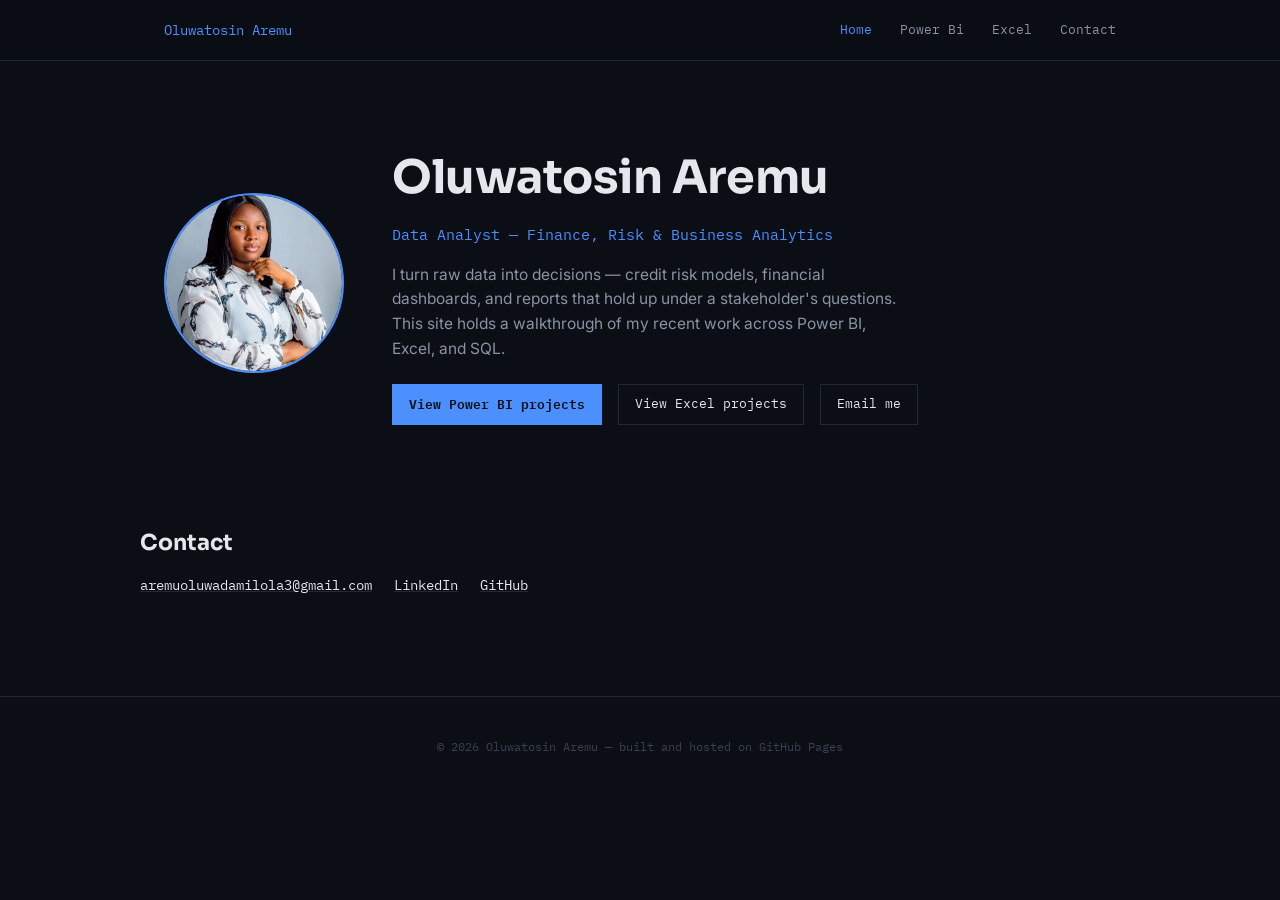
<file: index.html>
<!DOCTYPE html>
<html lang="en">
<head>
<meta charset="UTF-8">
<meta name="viewport" content="width=device-width, initial-scale=1.0">
<title>Oluwatosin Aremu — Data Analyst</title>
<link rel="preconnect" href="https://fonts.googleapis.com">
<link href="https://fonts.googleapis.com/css2?family=Sora:wght@400;500;600;700&family=Inter:wght@400;500;600&family=IBM+Plex+Mono:wght@400;500;600&display=swap" rel="stylesheet">
<link rel="stylesheet" href="styles.css">
</head>
<body>

<nav>
  <div class="wrap navbar">
    <div class="brand">Oluwatosin Aremu</div>
    <div class="navlinks">
      <a href="index.html" class="active">Home</a>
      <a href="power-bi.html">Power Bi</a>
      <a href="excel.html">Excel</a>
      <a href="index.html#contact">Contact</a>
    </div>
  </div>
</nav>

<div class="wrap">
  <div class="hero">
    <img class="hero-photo" src="images/profile.jpg" alt="Portrait of Oluwatosin Aremu">
    <div>
      <h1>Oluwatosin Aremu</h1>
      <div class="role">Data Analyst — Finance, Risk &amp; Business Analytics</div>
      <p class="bio">
        I turn raw data into decisions — credit risk models, financial dashboards,
        and reports that hold up under a stakeholder's questions. This site holds
        a walkthrough of my recent work across Power BI, Excel, and SQL.
      </p>
      <div class="hero-links">
        <a class="primary" href="power-bi.html">View Power BI projects</a>
        <a href="excel.html">View Excel projects</a>
        <a href="mailto:aremuoluwadamilola3@gmail.com">Email me</a>
      </div>
    </div>
  </div>
</div>

<div class="wrap" id="contact" style="padding:40px 0 60px;">
  <h2 style="font-family:var(--disp); font-size:22px; margin-bottom:14px;">Contact</h2>
  <div style="display:flex; gap:22px; flex-wrap:wrap; font-family:var(--mono); font-size:14px;">
    <a href="mailto:aremuoluwadamilola3@gmail.com" style="text-decoration:underline; text-decoration-color:var(--line);">aremuoluwadamilola3@gmail.com</a>
    <a href="https://www.linkedin.com/in/aremu-oluwatosin-ab5521235/" target="_blank" rel="noopener" style="text-decoration:underline; text-decoration-color:var(--line);">LinkedIn</a>
    <a href="https://github.com/theoluwatosindamilola" target="_blank" rel="noopener" style="text-decoration:underline; text-decoration-color:var(--line);">GitHub</a>
  </div>
</div>

<footer>© 2026 Oluwatosin Aremu — built and hosted on GitHub Pages</footer>

</body>
</html>
</file>
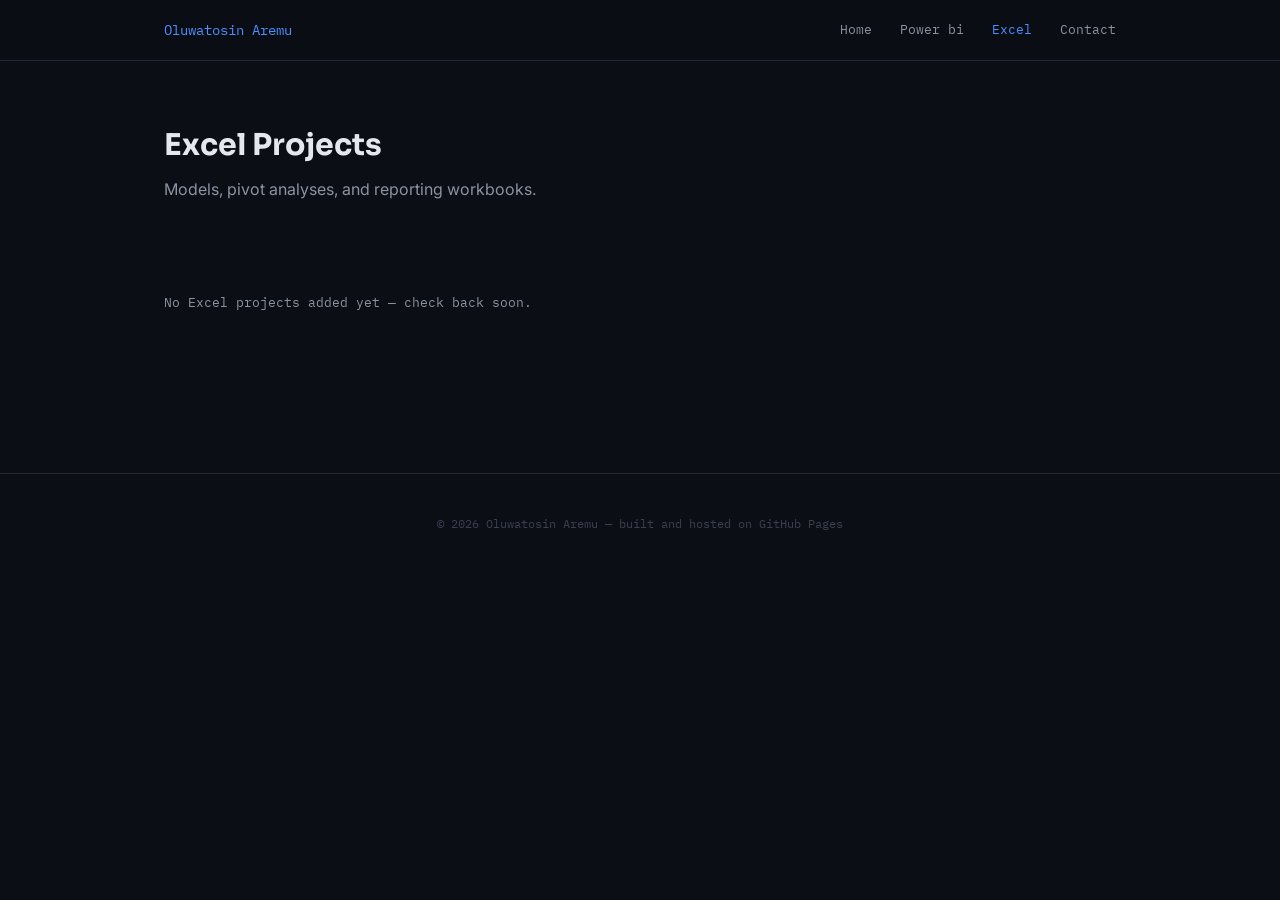
<file: excel.html>
<!DOCTYPE html>
<html lang="en">
<head>
<meta charset="UTF-8">
<meta name="viewport" content="width=device-width, initial-scale=1.0">
<title>Excel Projects — Oluwatosin Aremu</title>
<link rel="preconnect" href="https://fonts.googleapis.com">
<link href="https://fonts.googleapis.com/css2?family=Sora:wght@400;500;600;700&family=Inter:wght@400;500;600&family=IBM+Plex+Mono:wght@400;500;600&display=swap" rel="stylesheet">
<link rel="stylesheet" href="styles.css">
</head>
<body>

<nav>
  <div class="wrap navbar">
    <div class="brand">Oluwatosin Aremu</div>
    <div class="navlinks">
      <a href="index.html">Home</a>
      <a href="power-bi.html">Power bi</a>
      <a href="excel.html" class="active">Excel</a>
      <a href="index.html#contact">Contact</a>
    </div>
  </div>
</nav>

<div class="wrap">
  <div class="page-header">
    <h2>Excel Projects</h2>
    <p>Models, pivot analyses, and reporting workbooks.</p>
  </div>

  <div class="card-grid">

    <!--
      Add project cards the same way as on power-bi.html:
      <a class="card" href="projects/your-project.html">
        <img class="card-cover" src="images/your-cover.jpg" alt="...">
        <div class="card-body">
          <h3>Project title</h3>
          <div class="stack">Excel · Pivot Tables · Power Query</div>
          <p>Short description.</p>
        </div>
      </a>
    -->

    <div style="font-family:var(--mono); font-size:13px; color:var(--paper-dim); padding:40px 0;">
      No Excel projects added yet — check back soon.
    </div>

  </div>
</div>

<footer>© 2026 Oluwatosin Aremu — built and hosted on GitHub Pages</footer>

</body>
</html>
</file>
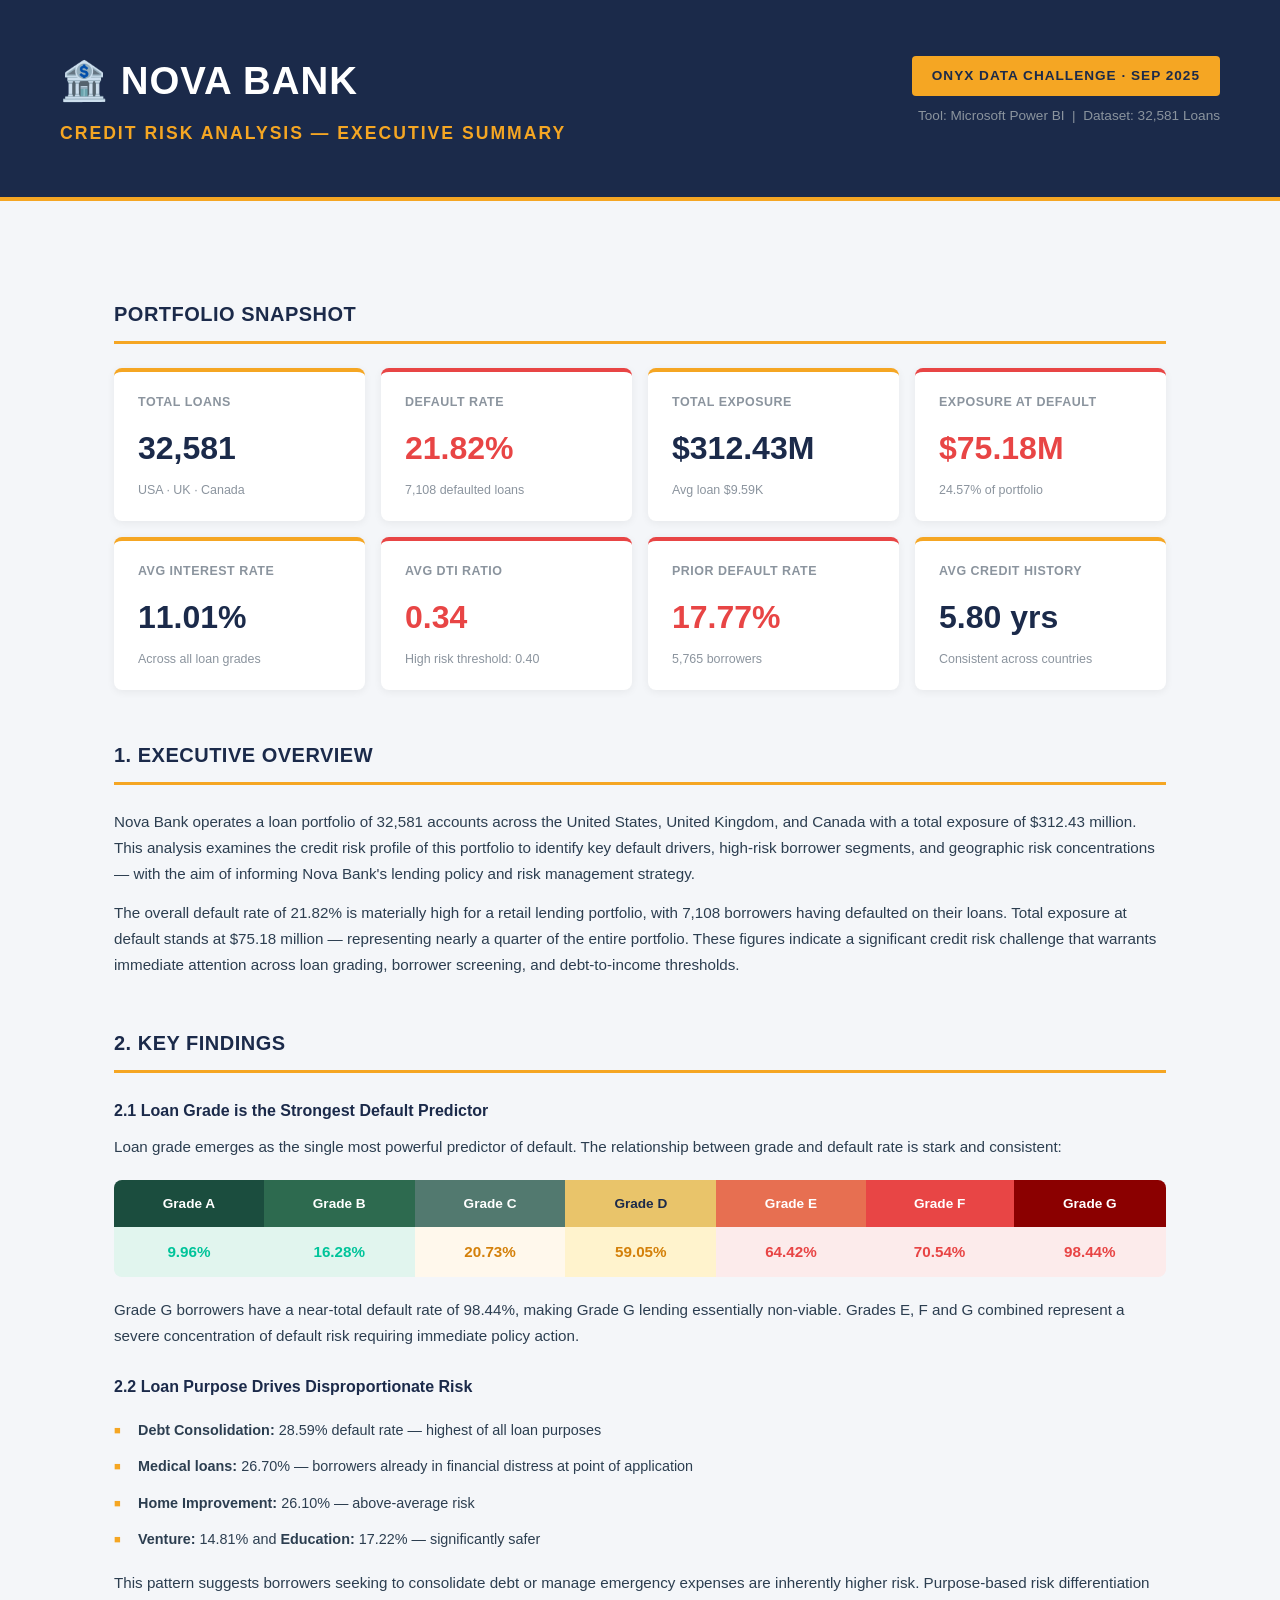
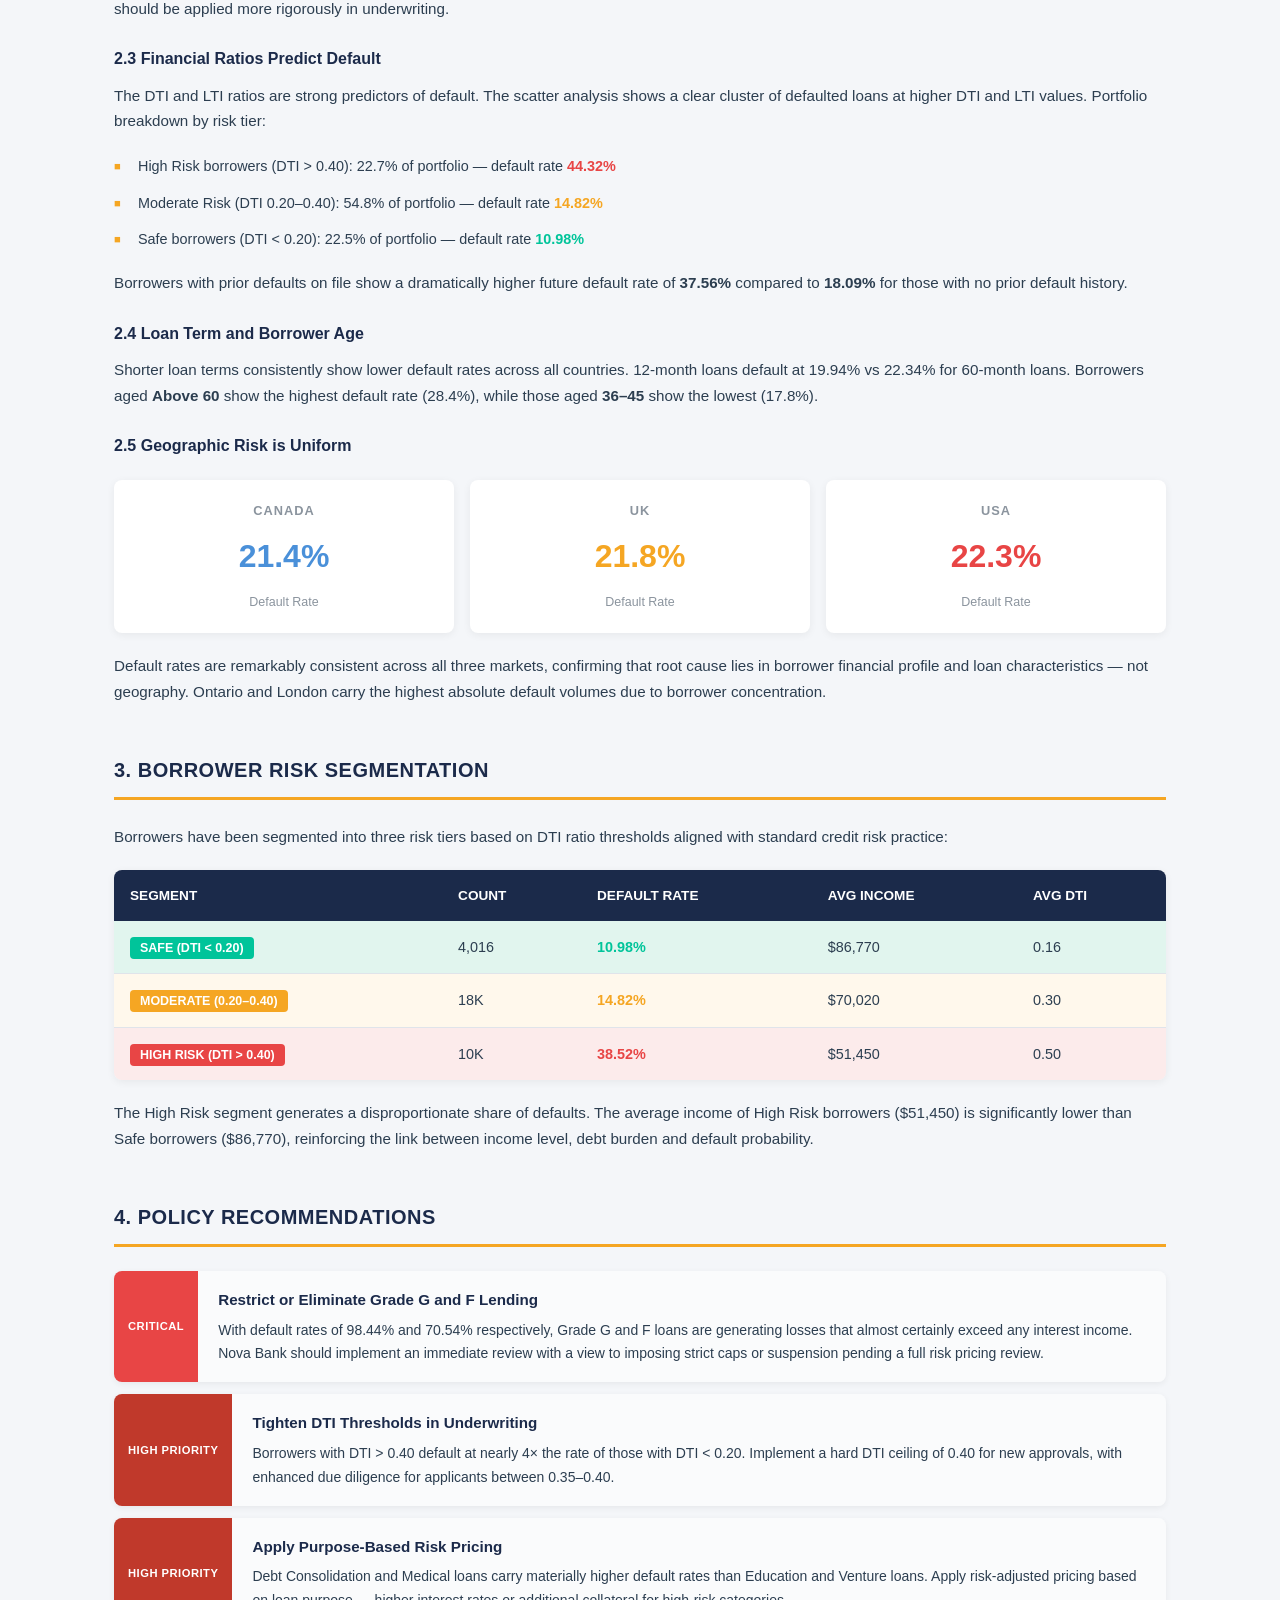
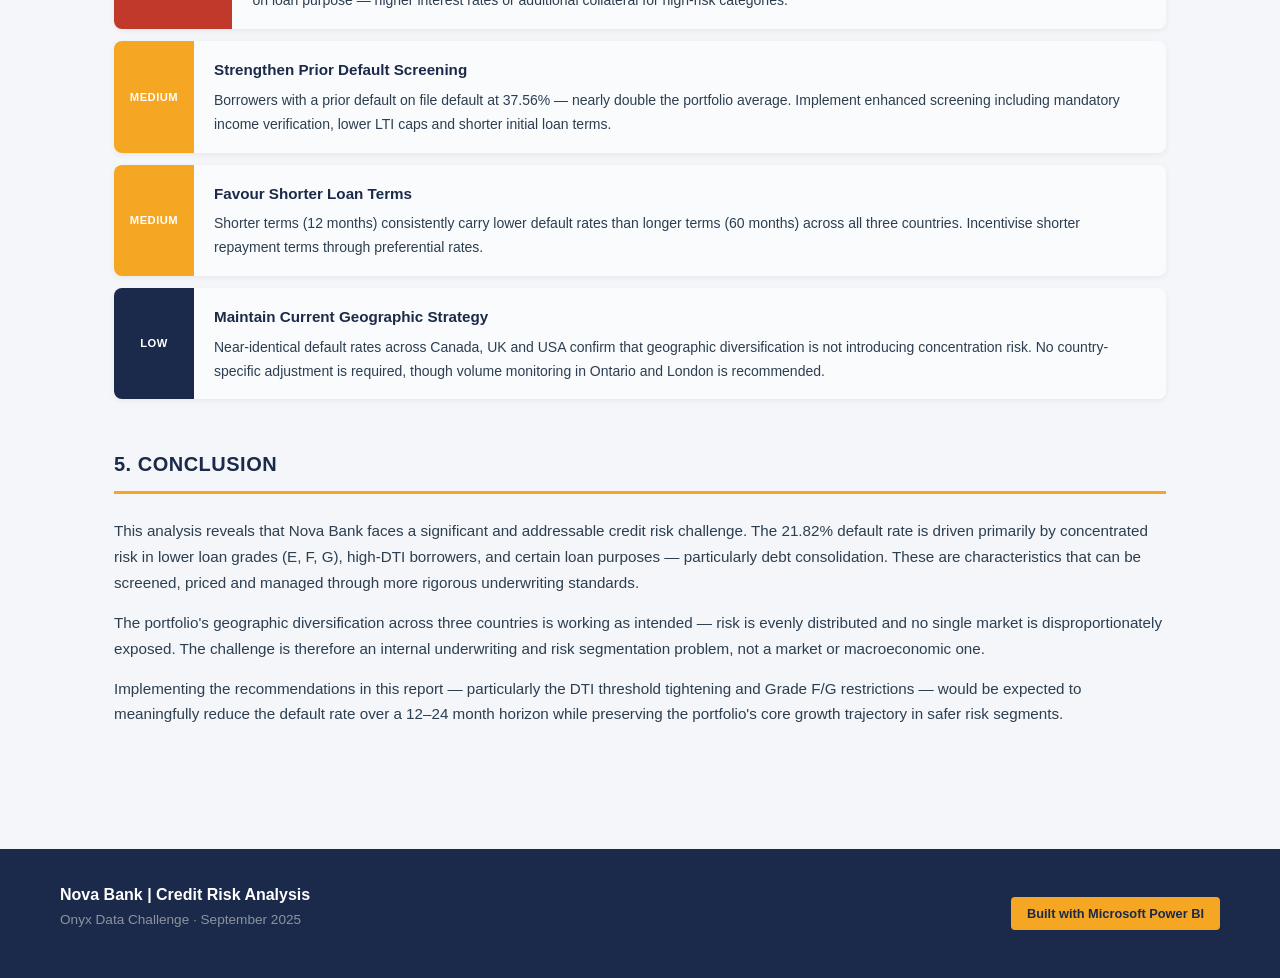
<file: Nova_Bank.html>
<!DOCTYPE html>
<html lang="en">
<head>
<meta charset="UTF-8"/>
<meta name="viewport" content="width=device-width, initial-scale=1.0"/>
<title>Nova Bank | Credit Risk Analysis</title>
<style>
  * { margin: 0; padding: 0; box-sizing: border-box; }
  body { font-family: 'Segoe UI', sans-serif; background: #F4F6F9; color: #2C3E50; line-height: 1.7; }

  /* HEADER */
  .header { background: #1B2A4A; padding: 48px 60px; display: flex; justify-content: space-between; align-items: center; }
  .header-left h1 { font-size: 2.4rem; font-weight: 800; color: #fff; letter-spacing: 1px; }
  .header-left h2 { font-size: 1.1rem; color: #F5A623; font-weight: 600; margin-top: 6px; letter-spacing: 2px; text-transform: uppercase; }
  .header-right { text-align: right; }
  .header-right .badge { background: #F5A623; color: #1B2A4A; font-weight: 800; padding: 8px 20px; border-radius: 4px; font-size: 0.85rem; letter-spacing: 1px; text-transform: uppercase; }
  .header-right p { color: #8B949E; font-size: 0.85rem; margin-top: 8px; }
  .gold-bar { height: 4px; background: #F5A623; }

  /* CONTAINER */
  .container { max-width: 1100px; margin: 0 auto; padding: 48px 24px; }

  /* KPI GRID */
  .kpi-grid { display: grid; grid-template-columns: repeat(4, 1fr); gap: 16px; margin-bottom: 16px; }
  .kpi-card { background: #fff; border-radius: 8px; padding: 20px 24px; border-top: 4px solid #F5A623; box-shadow: 0 2px 8px rgba(0,0,0,0.06); }
  .kpi-card.red { border-top-color: #E84545; }
  .kpi-card.green { border-top-color: #00C49A; }
  .kpi-card label { font-size: 0.78rem; color: #8B949E; font-weight: 600; text-transform: uppercase; letter-spacing: 0.5px; display: block; margin-bottom: 8px; }
  .kpi-card .value { font-size: 2rem; font-weight: 800; color: #1B2A4A; }
  .kpi-card.red .value { color: #E84545; }
  .kpi-card.green .value { color: #00C49A; }
  .kpi-card .sub { font-size: 0.78rem; color: #8B949E; margin-top: 4px; }

  /* SECTION */
  .section { margin-top: 48px; }
  .section-title { font-size: 1.25rem; font-weight: 800; color: #1B2A4A; padding-bottom: 10px; border-bottom: 3px solid #F5A623; margin-bottom: 24px; text-transform: uppercase; letter-spacing: 0.5px; }
  .sub-title { font-size: 1rem; font-weight: 700; color: #1B2A4A; margin: 24px 0 10px; }
  p { margin-bottom: 14px; font-size: 0.95rem; }

  /* GRADE TABLE */
  .grade-table { width: 100%; border-collapse: collapse; margin: 20px 0; border-radius: 8px; overflow: hidden; }
  .grade-table th { padding: 12px; text-align: center; font-size: 0.85rem; font-weight: 700; color: #fff; }
  .grade-table td { padding: 12px; text-align: center; font-size: 0.95rem; font-weight: 600; }

  /* RISK SEGMENT TABLE */
  .seg-table { width: 100%; border-collapse: collapse; margin: 20px 0; border-radius: 8px; overflow: hidden; box-shadow: 0 2px 8px rgba(0,0,0,0.06); }
  .seg-table th { background: #1B2A4A; color: #fff; padding: 14px 16px; text-align: left; font-size: 0.85rem; font-weight: 700; text-transform: uppercase; }
  .seg-table td { padding: 14px 16px; font-size: 0.9rem; border-bottom: 1px solid #E0E4EA; }
  .seg-table tr:last-child td { border-bottom: none; }
  .seg-table tr.safe { background: #E1F5EE; }
  .seg-table tr.moderate { background: #FFF8EC; }
  .seg-table tr.high { background: #FCEBEB; }
  .badge-safe { background: #00C49A; color: #fff; padding: 4px 10px; border-radius: 4px; font-size: 0.78rem; font-weight: 700; }
  .badge-mod { background: #F5A623; color: #fff; padding: 4px 10px; border-radius: 4px; font-size: 0.78rem; font-weight: 700; }
  .badge-high { background: #E84545; color: #fff; padding: 4px 10px; border-radius: 4px; font-size: 0.78rem; font-weight: 700; }

  /* FINDINGS */
  .finding { display: flex; gap: 0; margin-bottom: 12px; border-radius: 8px; overflow: hidden; box-shadow: 0 2px 6px rgba(0,0,0,0.06); }
  .finding-num { background: #1B2A4A; color: #fff; font-weight: 800; font-size: 1.1rem; padding: 18px 22px; display: flex; align-items: center; justify-content: center; min-width: 56px; }
  .finding-body { background: #F4F6F9; padding: 16px 20px; flex: 1; }
  .finding-body strong { display: block; color: #1B2A4A; margin-bottom: 4px; font-size: 0.95rem; }
  .finding-body p { font-size: 0.875rem; color: #2C3E50; margin: 0; }

  /* RECOMMENDATIONS */
  .rec { display: flex; gap: 0; margin-bottom: 12px; border-radius: 8px; overflow: hidden; box-shadow: 0 2px 6px rgba(0,0,0,0.06); }
  .rec-priority { color: #fff; font-weight: 800; font-size: 0.7rem; padding: 18px 14px; display: flex; align-items: center; justify-content: center; min-width: 80px; text-align: center; line-height: 1.3; letter-spacing: 0.5px; }
  .rec-body { background: #FAFBFC; padding: 16px 20px; flex: 1; border-left: none; }
  .rec-body strong { display: block; color: #1B2A4A; margin-bottom: 6px; font-size: 0.95rem; }
  .rec-body p { font-size: 0.875rem; color: #2C3E50; margin: 0; }
  .critical { background: #E84545; }
  .high-p { background: #C0392B; }
  .medium-p { background: #F5A623; }
  .low-p { background: #1B2A4A; }

  /* BULLETS */
  .bullet-list { list-style: none; padding: 0; margin: 12px 0; }
  .bullet-list li { padding: 6px 0 6px 24px; position: relative; font-size: 0.9rem; }
  .bullet-list li::before { content: '■'; position: absolute; left: 0; color: #F5A623; font-size: 0.7rem; top: 9px; }

  /* GEO GRID */
  .geo-grid { display: grid; grid-template-columns: repeat(3, 1fr); gap: 16px; margin: 20px 0; }
  .geo-card { background: #fff; border-radius: 8px; padding: 20px; text-align: center; box-shadow: 0 2px 8px rgba(0,0,0,0.06); }
  .geo-card .country { font-size: 0.8rem; font-weight: 700; color: #8B949E; text-transform: uppercase; letter-spacing: 1px; }
  .geo-card .rate { font-size: 2rem; font-weight: 800; margin: 8px 0; }
  .geo-card .note { font-size: 0.78rem; color: #8B949E; }

  /* FOOTER */
  .footer { background: #1B2A4A; margin-top: 60px; padding: 32px 60px; display: flex; justify-content: space-between; align-items: center; }
  .footer p { color: #8B949E; font-size: 0.85rem; }
  .footer .brand { color: #fff; font-weight: 700; font-size: 1rem; }
  .footer .tool { background: #F5A623; color: #1B2A4A; font-weight: 700; font-size: 0.8rem; padding: 6px 16px; border-radius: 4px; }

  @media (max-width: 768px) {
    .kpi-grid { grid-template-columns: repeat(2, 1fr); }
    .geo-grid { grid-template-columns: 1fr; }
    .header { flex-direction: column; gap: 20px; }
    .header-right { text-align: left; }
    .container { padding: 24px 16px; }
  }
</style>
</head>
<body>

<!-- HEADER -->
<div class="header">
  <div class="header-left">
    <h1>🏦 NOVA BANK</h1>
    <h2>Credit Risk Analysis — Executive Summary</h2>
  </div>
  <div class="header-right">
    <div class="badge">Onyx Data Challenge · Sep 2025</div>
    <p>Tool: Microsoft Power BI &nbsp;|&nbsp; Dataset: 32,581 Loans</p>
  </div>
</div>
<div class="gold-bar"></div>

<div class="container">

  <!-- KPI SNAPSHOT -->
  <div class="section">
    <div class="section-title">Portfolio Snapshot</div>
    <div class="kpi-grid">
      <div class="kpi-card">
        <label>Total Loans</label>
        <div class="value">32,581</div>
        <div class="sub">USA · UK · Canada</div>
      </div>
      <div class="kpi-card red">
        <label>Default Rate</label>
        <div class="value">21.82%</div>
        <div class="sub">7,108 defaulted loans</div>
      </div>
      <div class="kpi-card">
        <label>Total Exposure</label>
        <div class="value">$312.43M</div>
        <div class="sub">Avg loan $9.59K</div>
      </div>
      <div class="kpi-card red">
        <label>Exposure at Default</label>
        <div class="value">$75.18M</div>
        <div class="sub">24.57% of portfolio</div>
      </div>
    </div>
    <div class="kpi-grid">
      <div class="kpi-card">
        <label>Avg Interest Rate</label>
        <div class="value">11.01%</div>
        <div class="sub">Across all loan grades</div>
      </div>
      <div class="kpi-card red">
        <label>Avg DTI Ratio</label>
        <div class="value">0.34</div>
        <div class="sub">High risk threshold: 0.40</div>
      </div>
      <div class="kpi-card red">
        <label>Prior Default Rate</label>
        <div class="value">17.77%</div>
        <div class="sub">5,765 borrowers</div>
      </div>
      <div class="kpi-card">
        <label>Avg Credit History</label>
        <div class="value">5.80 yrs</div>
        <div class="sub">Consistent across countries</div>
      </div>
    </div>
  </div>

  <!-- EXECUTIVE OVERVIEW -->
  <div class="section">
    <div class="section-title">1. Executive Overview</div>
    <p>Nova Bank operates a loan portfolio of 32,581 accounts across the United States, United Kingdom, and Canada with a total exposure of $312.43 million. This analysis examines the credit risk profile of this portfolio to identify key default drivers, high-risk borrower segments, and geographic risk concentrations — with the aim of informing Nova Bank's lending policy and risk management strategy.</p>
    <p>The overall default rate of 21.82% is materially high for a retail lending portfolio, with 7,108 borrowers having defaulted on their loans. Total exposure at default stands at $75.18 million — representing nearly a quarter of the entire portfolio. These figures indicate a significant credit risk challenge that warrants immediate attention across loan grading, borrower screening, and debt-to-income thresholds.</p>
  </div>

  <!-- KEY FINDINGS -->
  <div class="section">
    <div class="section-title">2. Key Findings</div>

    <div class="sub-title">2.1 Loan Grade is the Strongest Default Predictor</div>
    <p>Loan grade emerges as the single most powerful predictor of default. The relationship between grade and default rate is stark and consistent:</p>

    <table class="grade-table">
      <tr>
        <th style="background:#1B4D3E">Grade A</th>
        <th style="background:#2D6A4F">Grade B</th>
        <th style="background:#52796F">Grade C</th>
        <th style="background:#E9C46A;color:#1B2A4A">Grade D</th>
        <th style="background:#E76F51">Grade E</th>
        <th style="background:#E84545">Grade F</th>
        <th style="background:#8B0000">Grade G</th>
      </tr>
      <tr>
        <td style="background:#E1F5EE;color:#00C49A">9.96%</td>
        <td style="background:#E1F5EE;color:#00C49A">16.28%</td>
        <td style="background:#FFF8EC;color:#D4800A">20.73%</td>
        <td style="background:#FFF3CD;color:#D4800A">59.05%</td>
        <td style="background:#FCEBEB;color:#E84545">64.42%</td>
        <td style="background:#FCEBEB;color:#E84545;font-weight:800">70.54%</td>
        <td style="background:#FCEBEB;color:#E84545;font-weight:800">98.44%</td>
      </tr>
    </table>

    <p>Grade G borrowers have a near-total default rate of 98.44%, making Grade G lending essentially non-viable. Grades E, F and G combined represent a severe concentration of default risk requiring immediate policy action.</p>

    <div class="sub-title">2.2 Loan Purpose Drives Disproportionate Risk</div>
    <ul class="bullet-list">
      <li><strong>Debt Consolidation:</strong> 28.59% default rate — highest of all loan purposes</li>
      <li><strong>Medical loans:</strong> 26.70% — borrowers already in financial distress at point of application</li>
      <li><strong>Home Improvement:</strong> 26.10% — above-average risk</li>
      <li><strong>Venture:</strong> 14.81% and <strong>Education:</strong> 17.22% — significantly safer</li>
    </ul>
    <p>This pattern suggests borrowers seeking to consolidate debt or manage emergency expenses are inherently higher risk. Purpose-based risk differentiation should be applied more rigorously in underwriting.</p>

    <div class="sub-title">2.3 Financial Ratios Predict Default</div>
    <p>The DTI and LTI ratios are strong predictors of default. The scatter analysis shows a clear cluster of defaulted loans at higher DTI and LTI values. Portfolio breakdown by risk tier:</p>
    <ul class="bullet-list">
      <li>High Risk borrowers (DTI &gt; 0.40): 22.7% of portfolio — default rate <strong style="color:#E84545">44.32%</strong></li>
      <li>Moderate Risk (DTI 0.20–0.40): 54.8% of portfolio — default rate <strong style="color:#F5A623">14.82%</strong></li>
      <li>Safe borrowers (DTI &lt; 0.20): 22.5% of portfolio — default rate <strong style="color:#00C49A">10.98%</strong></li>
    </ul>
    <p>Borrowers with prior defaults on file show a dramatically higher future default rate of <strong>37.56%</strong> compared to <strong>18.09%</strong> for those with no prior default history.</p>

    <div class="sub-title">2.4 Loan Term and Borrower Age</div>
    <p>Shorter loan terms consistently show lower default rates across all countries. 12-month loans default at 19.94% vs 22.34% for 60-month loans. Borrowers aged <strong>Above 60</strong> show the highest default rate (28.4%), while those aged <strong>36–45</strong> show the lowest (17.8%).</p>

    <div class="sub-title">2.5 Geographic Risk is Uniform</div>
    <div class="geo-grid">
      <div class="geo-card">
        <div class="country">Canada</div>
        <div class="rate" style="color:#4A90D9">21.4%</div>
        <div class="note">Default Rate</div>
      </div>
      <div class="geo-card">
        <div class="country">UK</div>
        <div class="rate" style="color:#F5A623">21.8%</div>
        <div class="note">Default Rate</div>
      </div>
      <div class="geo-card">
        <div class="country">USA</div>
        <div class="rate" style="color:#E84545">22.3%</div>
        <div class="note">Default Rate</div>
      </div>
    </div>
    <p>Default rates are remarkably consistent across all three markets, confirming that root cause lies in borrower financial profile and loan characteristics — not geography. Ontario and London carry the highest absolute default volumes due to borrower concentration.</p>
  </div>

  <!-- RISK SEGMENTATION -->
  <div class="section">
    <div class="section-title">3. Borrower Risk Segmentation</div>
    <p>Borrowers have been segmented into three risk tiers based on DTI ratio thresholds aligned with standard credit risk practice:</p>
    <table class="seg-table">
      <thead>
        <tr>
          <th>Segment</th>
          <th>Count</th>
          <th>Default Rate</th>
          <th>Avg Income</th>
          <th>Avg DTI</th>
        </tr>
      </thead>
      <tbody>
        <tr class="safe">
          <td><span class="badge-safe">SAFE (DTI &lt; 0.20)</span></td>
          <td>4,016</td>
          <td style="color:#00C49A;font-weight:700">10.98%</td>
          <td>$86,770</td>
          <td>0.16</td>
        </tr>
        <tr class="moderate">
          <td><span class="badge-mod">MODERATE (0.20–0.40)</span></td>
          <td>18K</td>
          <td style="color:#F5A623;font-weight:700">14.82%</td>
          <td>$70,020</td>
          <td>0.30</td>
        </tr>
        <tr class="high">
          <td><span class="badge-high">HIGH RISK (DTI &gt; 0.40)</span></td>
          <td>10K</td>
          <td style="color:#E84545;font-weight:700">38.52%</td>
          <td>$51,450</td>
          <td>0.50</td>
        </tr>
      </tbody>
    </table>
    <p>The High Risk segment generates a disproportionate share of defaults. The average income of High Risk borrowers ($51,450) is significantly lower than Safe borrowers ($86,770), reinforcing the link between income level, debt burden and default probability.</p>
  </div>

  <!-- RECOMMENDATIONS -->
  <div class="section">
    <div class="section-title">4. Policy Recommendations</div>

    <div class="rec">
      <div class="rec-priority critical">CRITICAL</div>
      <div class="rec-body">
        <strong>Restrict or Eliminate Grade G and F Lending</strong>
        <p>With default rates of 98.44% and 70.54% respectively, Grade G and F loans are generating losses that almost certainly exceed any interest income. Nova Bank should implement an immediate review with a view to imposing strict caps or suspension pending a full risk pricing review.</p>
      </div>
    </div>

    <div class="rec">
      <div class="rec-priority high-p">HIGH PRIORITY</div>
      <div class="rec-body">
        <strong>Tighten DTI Thresholds in Underwriting</strong>
        <p>Borrowers with DTI &gt; 0.40 default at nearly 4× the rate of those with DTI &lt; 0.20. Implement a hard DTI ceiling of 0.40 for new approvals, with enhanced due diligence for applicants between 0.35–0.40.</p>
      </div>
    </div>

    <div class="rec">
      <div class="rec-priority high-p">HIGH PRIORITY</div>
      <div class="rec-body">
        <strong>Apply Purpose-Based Risk Pricing</strong>
        <p>Debt Consolidation and Medical loans carry materially higher default rates than Education and Venture loans. Apply risk-adjusted pricing based on loan purpose — higher interest rates or additional collateral for high-risk categories.</p>
      </div>
    </div>

    <div class="rec">
      <div class="rec-priority medium-p">MEDIUM</div>
      <div class="rec-body">
        <strong>Strengthen Prior Default Screening</strong>
        <p>Borrowers with a prior default on file default at 37.56% — nearly double the portfolio average. Implement enhanced screening including mandatory income verification, lower LTI caps and shorter initial loan terms.</p>
      </div>
    </div>

    <div class="rec">
      <div class="rec-priority medium-p">MEDIUM</div>
      <div class="rec-body">
        <strong>Favour Shorter Loan Terms</strong>
        <p>Shorter terms (12 months) consistently carry lower default rates than longer terms (60 months) across all three countries. Incentivise shorter repayment terms through preferential rates.</p>
      </div>
    </div>

    <div class="rec">
      <div class="rec-priority low-p">LOW</div>
      <div class="rec-body">
        <strong>Maintain Current Geographic Strategy</strong>
        <p>Near-identical default rates across Canada, UK and USA confirm that geographic diversification is not introducing concentration risk. No country-specific adjustment is required, though volume monitoring in Ontario and London is recommended.</p>
      </div>
    </div>
  </div>

  <!-- CONCLUSION -->
  <div class="section">
    <div class="section-title">5. Conclusion</div>
    <p>This analysis reveals that Nova Bank faces a significant and addressable credit risk challenge. The 21.82% default rate is driven primarily by concentrated risk in lower loan grades (E, F, G), high-DTI borrowers, and certain loan purposes — particularly debt consolidation. These are characteristics that can be screened, priced and managed through more rigorous underwriting standards.</p>
    <p>The portfolio's geographic diversification across three countries is working as intended — risk is evenly distributed and no single market is disproportionately exposed. The challenge is therefore an internal underwriting and risk segmentation problem, not a market or macroeconomic one.</p>
    <p>Implementing the recommendations in this report — particularly the DTI threshold tightening and Grade F/G restrictions — would be expected to meaningfully reduce the default rate over a 12–24 month horizon while preserving the portfolio's core growth trajectory in safer risk segments.</p>
  </div>

</div>

<!-- FOOTER -->
<div class="footer">
  <div>
    <div class="brand">Nova Bank | Credit Risk Analysis</div>
    <p>Onyx Data Challenge · September 2025</p>
  </div>
  <div>
    <div class="tool">Built with Microsoft Power BI</div>
  </div>
</div>

</body>
</html>
</file>
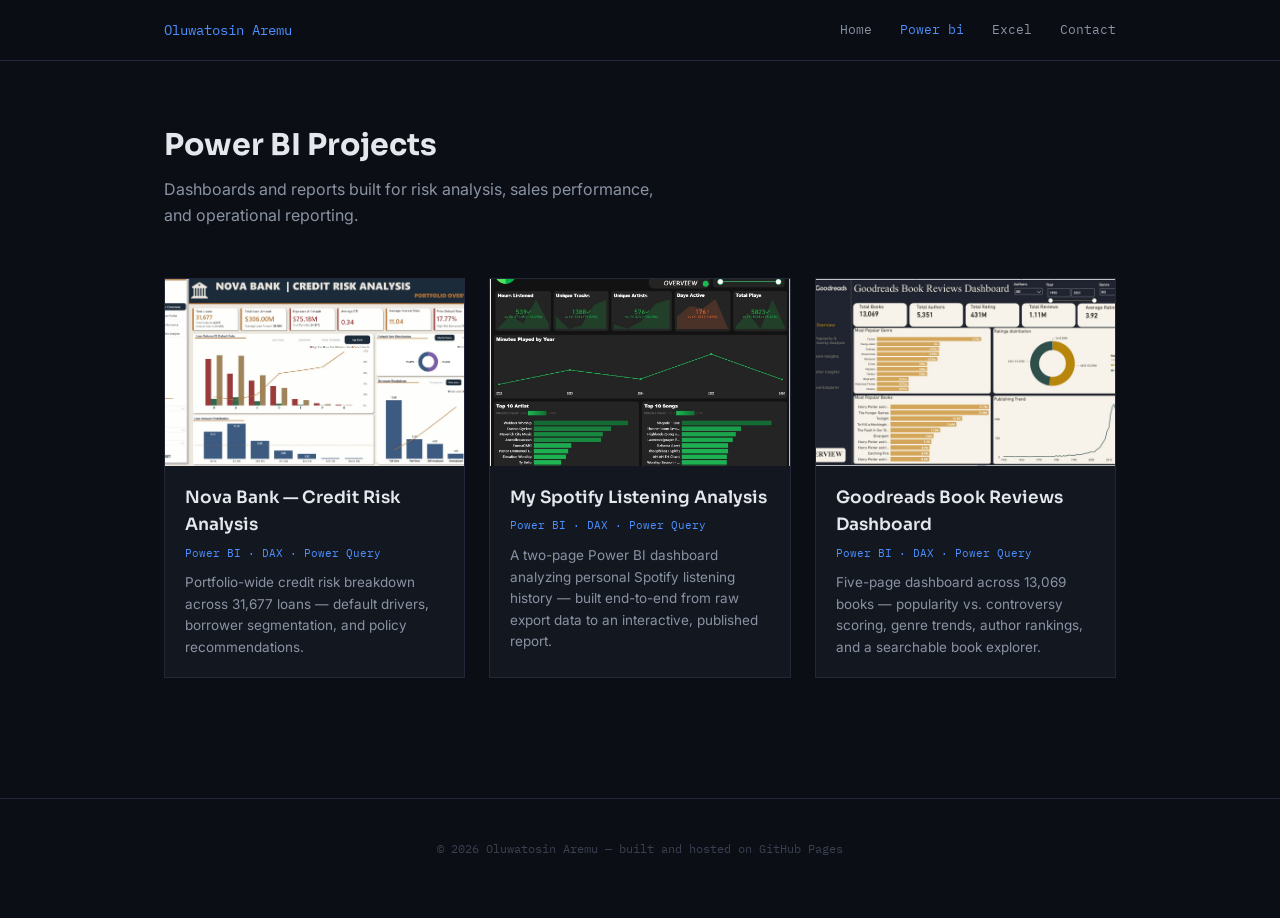
<file: power-bi.html>
<!DOCTYPE html>
<html lang="en">
<head>
<meta charset="UTF-8">
<meta name="viewport" content="width=device-width, initial-scale=1.0">
<title>Power BI Projects — Oluwatosin Aremu</title>
<link rel="preconnect" href="https://fonts.googleapis.com">
<link href="https://fonts.googleapis.com/css2?family=Sora:wght@400;500;600;700&family=Inter:wght@400;500;600&family=IBM+Plex+Mono:wght@400;500;600&display=swap" rel="stylesheet">
<link rel="stylesheet" href="styles.css">
</head>
<body>

<nav>
  <div class="wrap navbar">
    <div class="brand">Oluwatosin Aremu</div>
    <div class="navlinks">
      <a href="index.html">Home</a>
      <a href="power-bi.html" class="active">Power bi</a>
      <a href="excel.html">Excel</a>
      <a href="index.html#contact">Contact</a>
    </div>
  </div>
</nav>

<div class="wrap">
  <div class="page-header">
    <h2>Power BI Projects</h2>
    <p>Dashboards and reports built for risk analysis, sales performance, and operational reporting.</p>
  </div>

  <div class="card-grid">

    <a class="card" href="projects/nova-bank.html">
      <img class="card-cover" src="images/nova-bank-cover.jpg" alt="Nova Bank credit risk dashboard cover">
      <div class="card-body">
        <h3>Nova Bank — Credit Risk Analysis</h3>
        <div class="stack">Power BI · DAX · Power Query</div>
        <p>Portfolio-wide credit risk breakdown across 31,677 loans — default drivers, borrower segmentation, and policy recommendations.</p>
      </div>
    </a>
    <a class="card" href="projects/spotify-dashboard.html">
      <img class="card-cover" src="images/spotify-dashboard-cover.jpg" alt="Spotify Dashboard Cover">
      <div class="card-body">
        <h3>My Spotify Listening Analysis</h3>
        <div class="stack">Power BI · DAX · Power Query</div>
        <p>A two-page Power BI dashboard analyzing personal Spotify listening history — built end-to-end from raw export data to an interactive, published report.</p>
      </div>
    </a>
     <a class="card" href="projects/goodreads-dashboard (1).html">
      <img class="card-cover" src="images/goodreads-dashboard-cover.jpg" alt="Goodreads Book Reviews Dashboard">
      <div class="card-body">
        <h3>Goodreads Book Reviews Dashboard</h3>
        <div class="stack">Power BI · DAX · Power Query</div>
        <p>Five-page dashboard across 13,069 books — popularity vs. controversy scoring, genre trends, author rankings, and a searchable book explorer.</p>
      </div>
    </a>
    <!--
      To add another Power BI project, copy the whole <a class="card">...</a> block above,
      paste it here, and update: the href, the cover image path, the title, stack, and description.
    -->

  </div>
</div>

<footer>© 2026 Oluwatosin Aremu — built and hosted on GitHub Pages</footer>

</body>
</html>
</file>
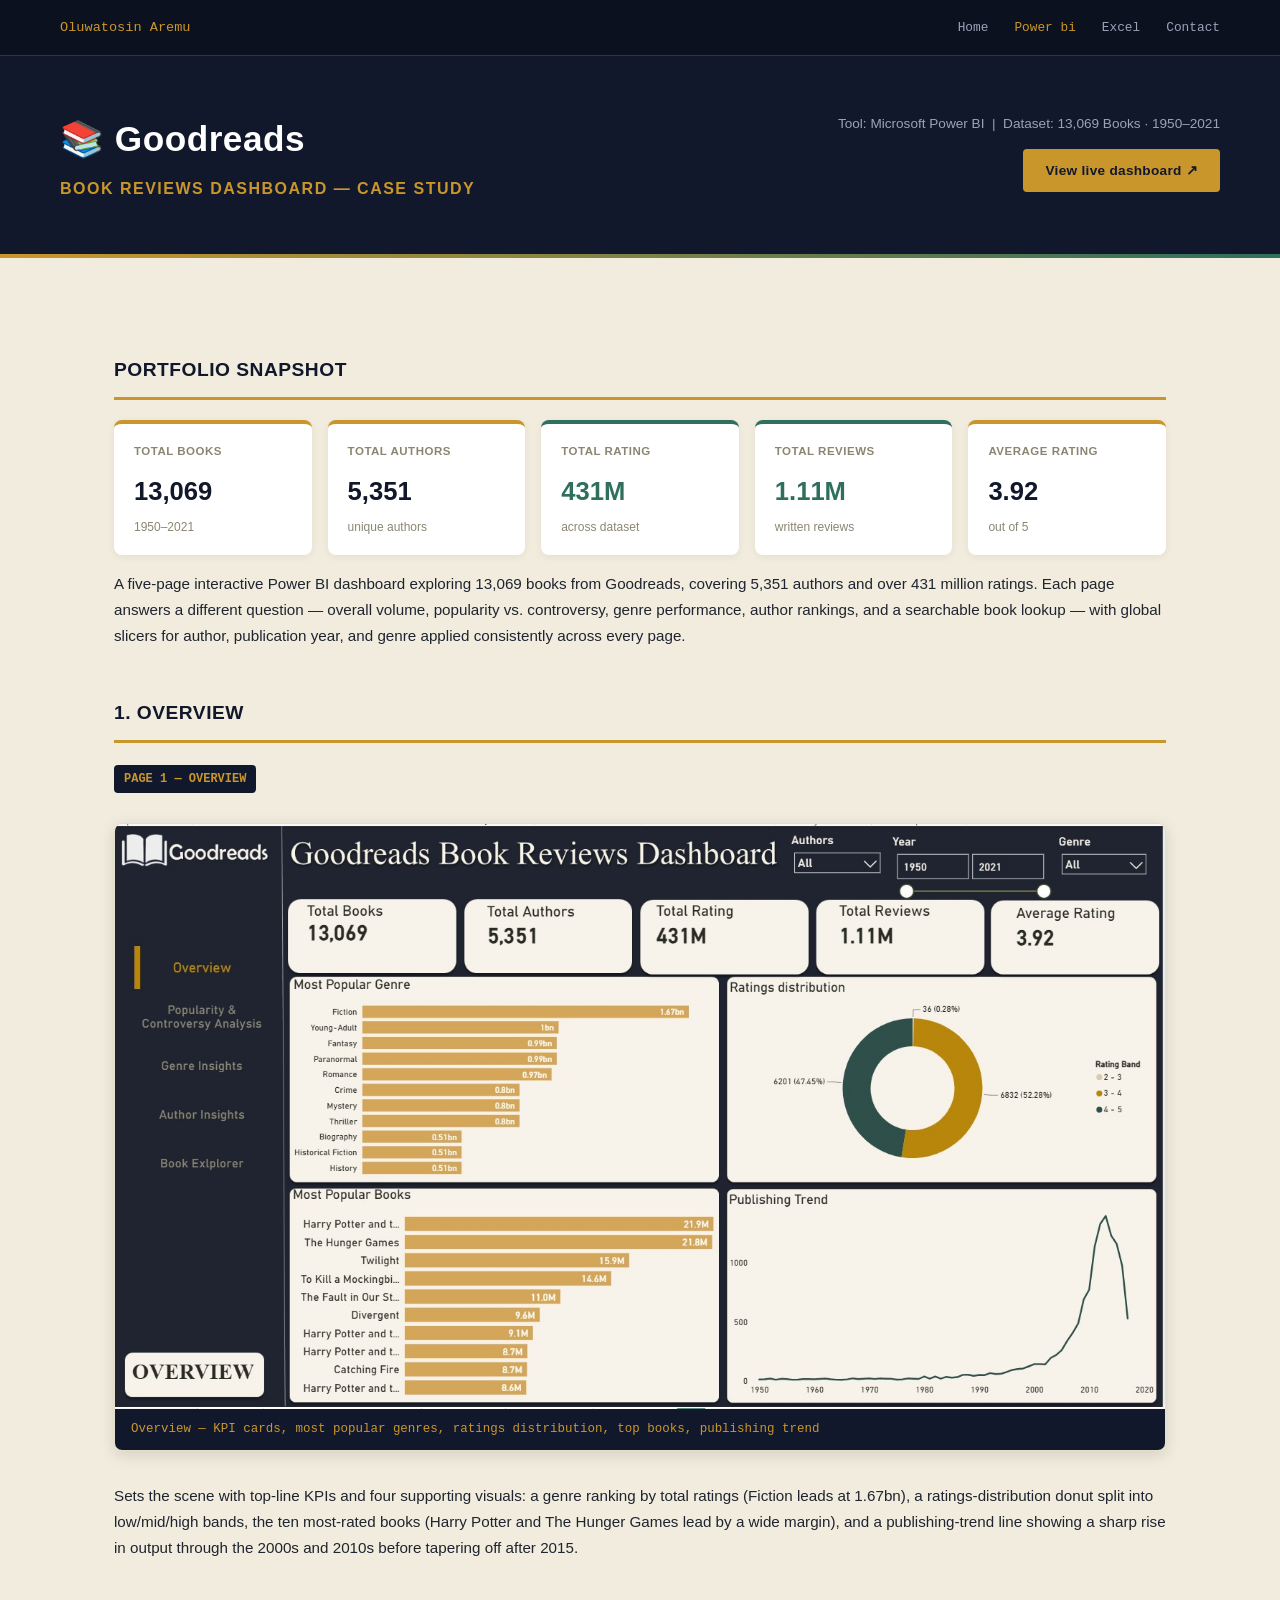
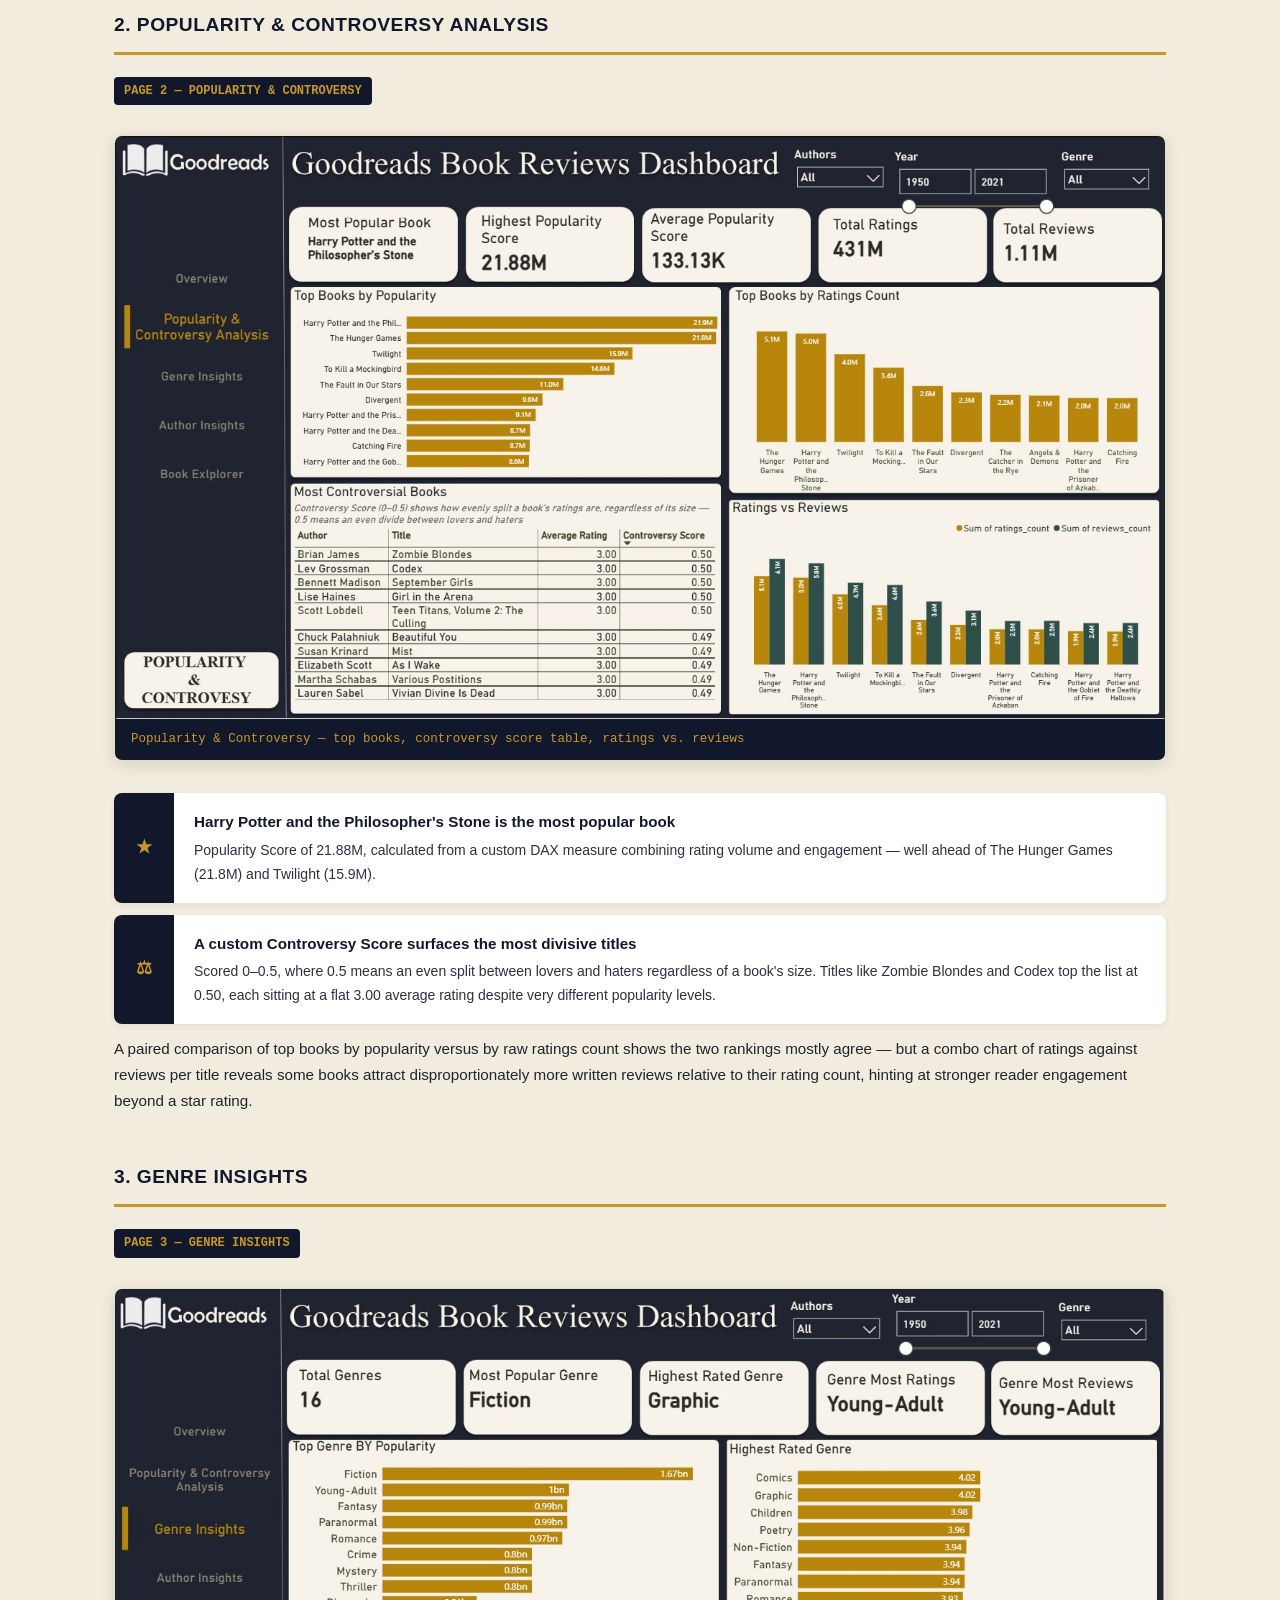
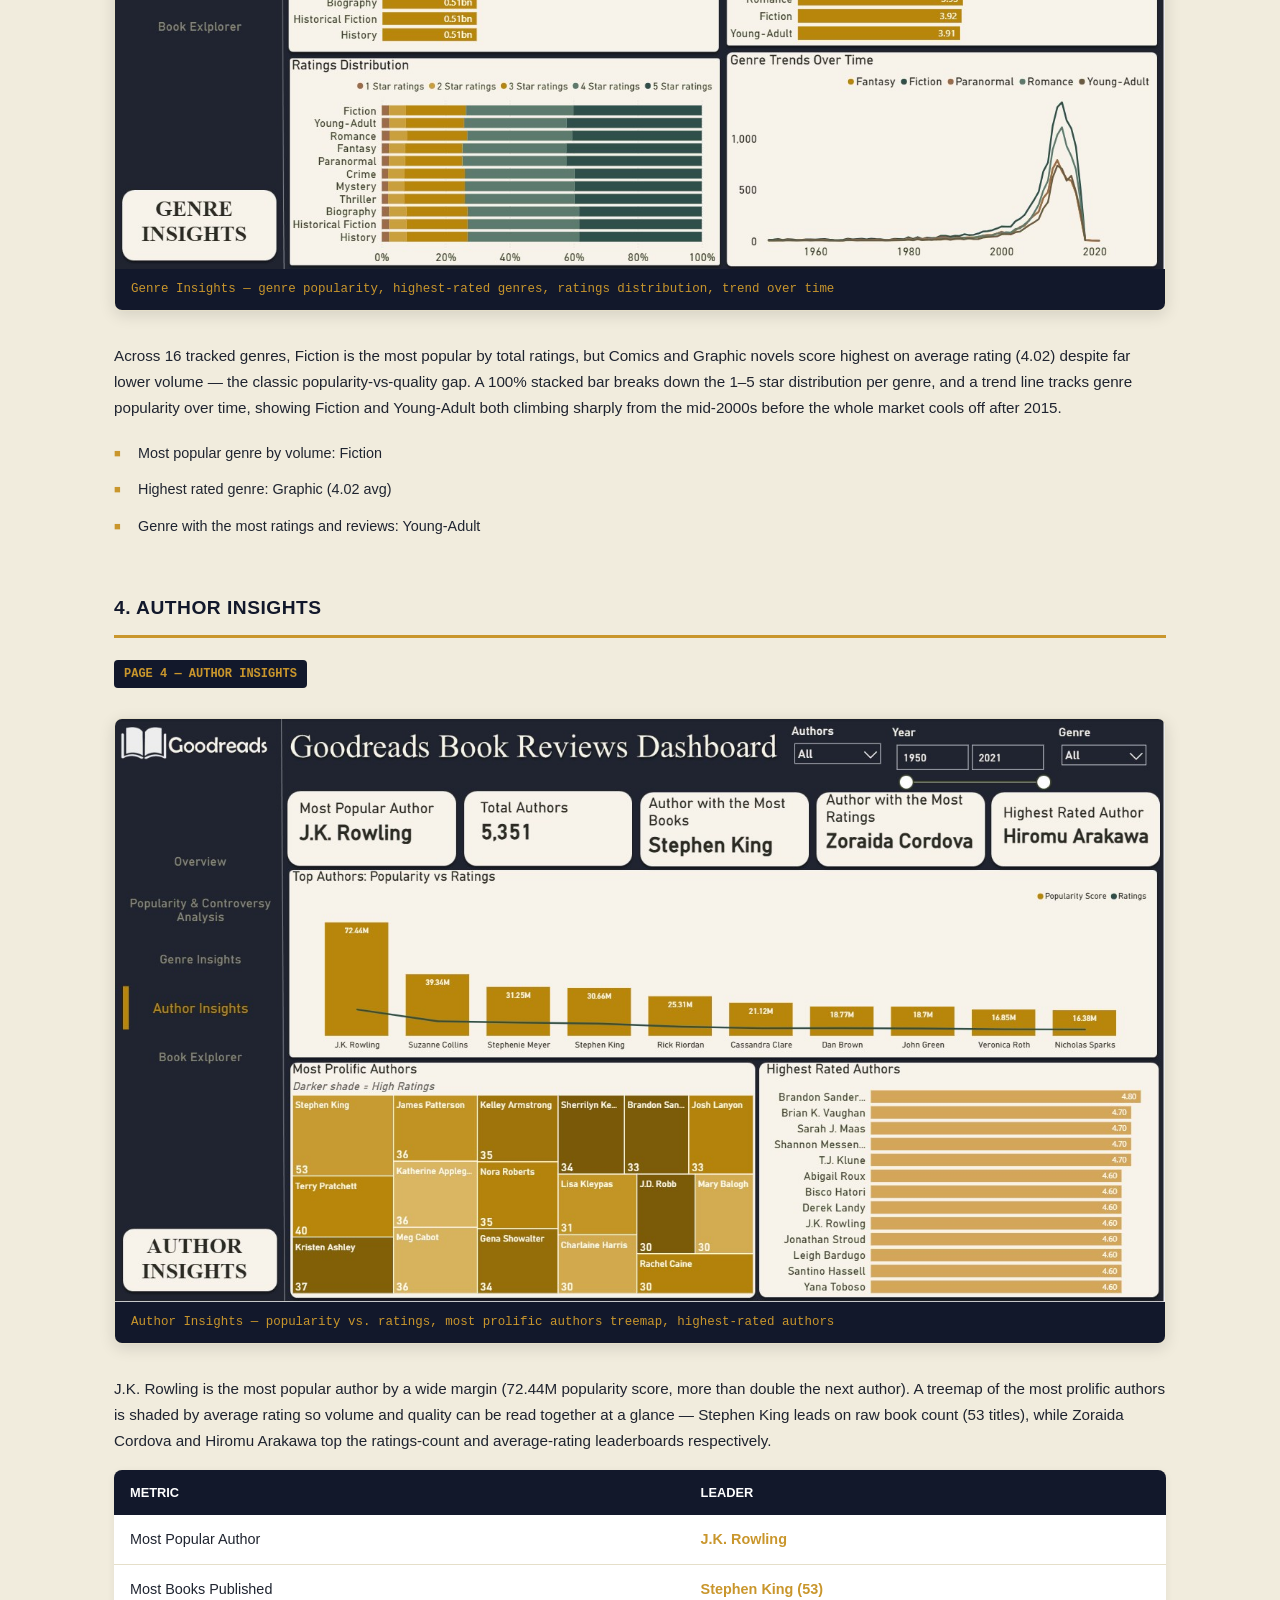
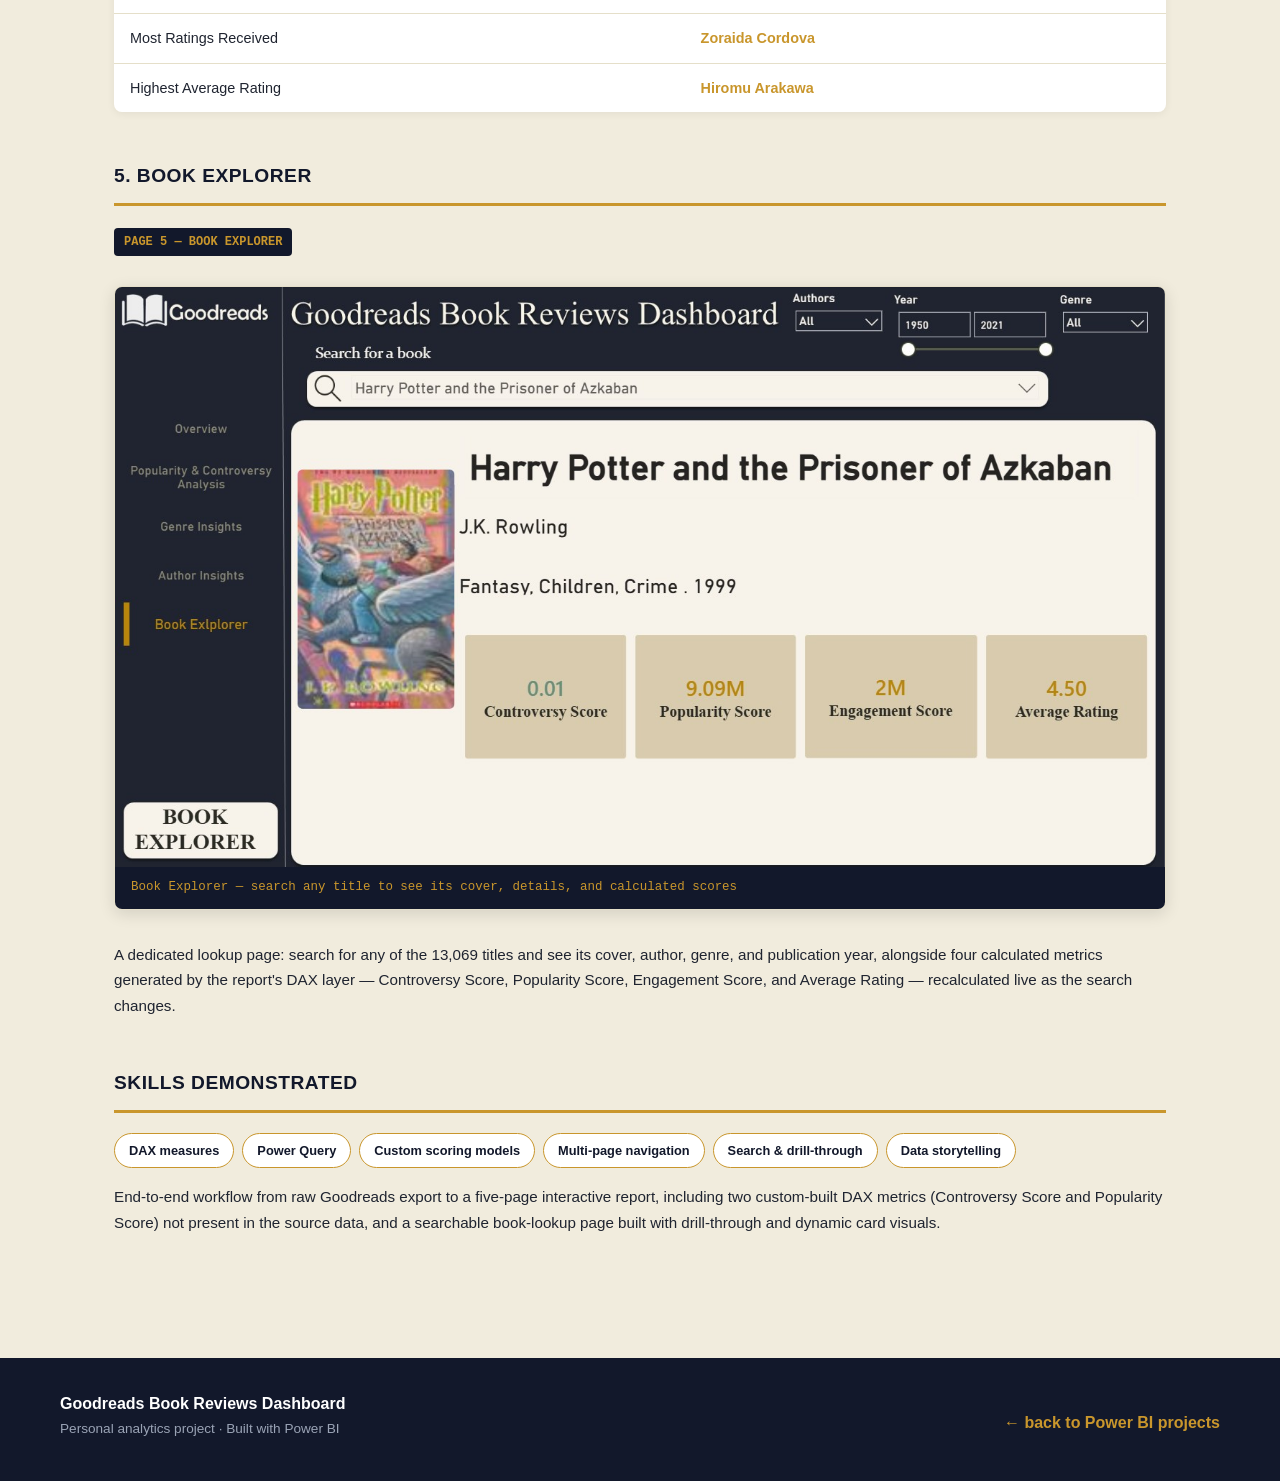
<file: projects/goodreads-dashboard (1).html>
<!DOCTYPE html>
<html lang="en">
<head>
<meta charset="UTF-8"/>
<meta name="viewport" content="width=device-width, initial-scale=1.0"/>
<title>Goodreads Book Reviews Dashboard | Case Study</title>
<style>
  * { margin: 0; padding: 0; box-sizing: border-box; }
  body { font-family: 'Segoe UI', sans-serif; background: #F1ECDD; color: #1F2430; line-height: 1.7; }

  .header { background: #12182B; padding: 48px 60px; display: flex; justify-content: space-between; align-items: center; }
  .header-left h1 { font-size: 2.2rem; font-weight: 800; color: #fff; letter-spacing: 0.5px; }
  .header-left h2 { font-size: 1rem; color: #C9962C; font-weight: 600; margin-top: 6px; letter-spacing: 1.5px; text-transform: uppercase; }
  .header-right { text-align: right; }
  .header-right .badge { background: #C9962C; color: #12182B; font-weight: 800; padding: 8px 20px; border-radius: 4px; font-size: 0.85rem; letter-spacing: 1px; text-transform: uppercase; }
  .header-right p { color: #9AA3B5; font-size: 0.85rem; margin-top: 8px; }
  .gold-bar { height: 4px; background: linear-gradient(90deg, #C9962C, #2E6F5E); }

  .container { max-width: 1100px; margin: 0 auto; padding: 48px 24px; }

  .kpi-grid { display: grid; grid-template-columns: repeat(5, 1fr); gap: 16px; margin-bottom: 16px; }
  .kpi-card { background: #fff; border-radius: 8px; padding: 18px 20px; border-top: 4px solid #C9962C; box-shadow: 0 2px 8px rgba(0,0,0,0.06); }
  .kpi-card.teal { border-top-color: #2E6F5E; }
  .kpi-card label { font-size: 0.72rem; color: #8B8672; font-weight: 600; text-transform: uppercase; letter-spacing: 0.5px; display: block; margin-bottom: 8px; }
  .kpi-card .value { font-size: 1.6rem; font-weight: 800; color: #12182B; }
  .kpi-card.teal .value { color: #2E6F5E; }
  .kpi-card .sub { font-size: 0.75rem; color: #8B8672; margin-top: 4px; }

  .section { margin-top: 48px; }
  .section-title { font-size: 1.2rem; font-weight: 800; color: #12182B; padding-bottom: 10px; border-bottom: 3px solid #C9962C; margin-bottom: 20px; text-transform: uppercase; letter-spacing: 0.5px; }
  .page-badge { display: inline-block; background: #12182B; color: #C9962C; font-family: monospace; font-size: 0.75rem; font-weight: 700; padding: 4px 10px; border-radius: 4px; margin-bottom: 10px; }
  p { margin-bottom: 14px; font-size: 0.95rem; }

  .rank-table { width: 100%; border-collapse: collapse; margin: 16px 0 24px; border-radius: 8px; overflow: hidden; box-shadow: 0 2px 8px rgba(0,0,0,0.06); }
  .rank-table th { background: #12182B; color: #fff; padding: 12px 16px; text-align: left; font-size: 0.8rem; font-weight: 700; text-transform: uppercase; }
  .rank-table td { padding: 12px 16px; font-size: 0.9rem; background: #fff; border-bottom: 1px solid #E5DFC9; }
  .rank-table tr:last-child td { border-bottom: none; }
  .rank-table td.gold { color: #C9962C; font-weight: 700; }

  .finding { display: flex; margin-bottom: 12px; border-radius: 8px; overflow: hidden; box-shadow: 0 2px 6px rgba(0,0,0,0.06); }
  .finding-icon { background: #12182B; color: #C9962C; font-weight: 800; font-size: 1.1rem; padding: 18px 22px; display: flex; align-items: center; justify-content: center; min-width: 56px; }
  .finding-body { background: #fff; padding: 16px 20px; flex: 1; }
  .finding-body strong { display: block; color: #12182B; margin-bottom: 4px; font-size: 0.95rem; }
  .finding-body p { font-size: 0.875rem; color: #2C3040; margin: 0; }

  .bullet-list { list-style: none; padding: 0; margin: 12px 0; }
  .bullet-list li { padding: 6px 0 6px 24px; position: relative; font-size: 0.9rem; }
  .bullet-list li::before { content: '■'; position: absolute; left: 0; color: #C9962C; font-size: 0.7rem; top: 9px; }

  .screenshot-fig { margin: 20px 0 32px; border-radius: 8px; overflow: hidden; box-shadow: 0 4px 16px rgba(0,0,0,0.12); border: 1px solid #E5DFC9; }
  .screenshot-fig img { width: 100%; display: block; }
  .screenshot-fig figcaption { background: #12182B; color: #C9962C; font-family: monospace; font-size: 0.78rem; padding: 10px 16px; }

  .skills-grid { display: flex; flex-wrap: wrap; gap: 8px; margin: 16px 0; }
  .skill-pill { background: #fff; border: 1px solid #C9962C; color: #12182B; font-size: 0.8rem; font-weight: 600; padding: 6px 14px; border-radius: 999px; }

  .footer { background: #12182B; margin-top: 60px; padding: 32px 60px; display: flex; justify-content: space-between; align-items: center; flex-wrap: wrap; gap: 16px; }
  .footer p { color: #9AA3B5; font-size: 0.85rem; }
  .footer .brand { color: #fff; font-weight: 700; font-size: 1rem; }
  .footer a { color: #C9962C; text-decoration: none; font-weight: 700; }

  .top-nav { background: #0C1120; padding: 16px 60px; display: flex; justify-content: space-between; align-items: center; border-bottom: 1px solid #2A3350; }
  .top-nav .brand { font-family: monospace; font-size: 0.85rem; color: #C9962C; }
  .top-nav .links { display: flex; gap: 26px; font-family: monospace; font-size: 0.8rem; }
  .top-nav .links a { color: #9AA3B5; text-decoration: none; }
  .top-nav .links a:hover, .top-nav .links a.active { color: #C9962C; }

  .live-btn { display: inline-block; background: #C9962C; color: #12182B; font-weight: 800; font-size: 0.85rem; padding: 10px 22px; border-radius: 4px; text-decoration: none; letter-spacing: 0.3px; }
  .live-btn:hover { background: #E0B04A; }

  @media (max-width: 900px) {
    .kpi-grid { grid-template-columns: repeat(2, 1fr); }
    .header { flex-direction: column; gap: 20px; }
    .header-right { text-align: left; }
    .container { padding: 24px 16px; }
    .top-nav { flex-direction: column; gap: 12px; padding: 16px 20px; text-align: center; }
    .top-nav .links { gap: 16px; flex-wrap: wrap; justify-content: center; }
  }
</style>
</head>
<body>

<div class="top-nav">
  <div class="brand">Oluwatosin Aremu</div>
  <div class="links">
    <a href="../index.html">Home</a>
    <a href="../power-bi.html" class="active">Power bi</a>
    <a href="../excel.html">Excel</a>
    <a href="../index.html#contact">Contact</a>
  </div>
</div>

<div class="header">
  <div class="header-left">
    <h1>📚 Goodreads</h1>
    <h2>Book Reviews Dashboard — Case Study</h2>
  </div>
  <div class="header-right">
    <p>Tool: Microsoft Power BI &nbsp;|&nbsp; Dataset: 13,069 Books · 1950–2021</p>
    <p style="margin-top:12px;"><a href="https://app.powerbi.com/view?r=eyJrIjoiYmRlMWEzNjYtMWQ1NS00ZWVkLTlkOGMtNWE5MzliM2M5NDA1IiwidCI6IjI1Y2UwMjYxLWJiZDYtNDljZC1hMWUyLTU0MjYwODg2ZDE1OSJ9" target="_blank" rel="noopener" class="live-btn">View live dashboard ↗</a></p>
  </div>
</div>
<div class="gold-bar"></div>

<div class="container">

  <div class="section">
    <div class="section-title">Portfolio Snapshot</div>
    <div class="kpi-grid">
      <div class="kpi-card"><label>Total Books</label><div class="value">13,069</div><div class="sub">1950–2021</div></div>
      <div class="kpi-card"><label>Total Authors</label><div class="value">5,351</div><div class="sub">unique authors</div></div>
      <div class="kpi-card teal"><label>Total Rating</label><div class="value">431M</div><div class="sub">across dataset</div></div>
      <div class="kpi-card teal"><label>Total Reviews</label><div class="value">1.11M</div><div class="sub">written reviews</div></div>
      <div class="kpi-card"><label>Average Rating</label><div class="value">3.92</div><div class="sub">out of 5</div></div>
    </div>
    <p>A five-page interactive Power BI dashboard exploring 13,069 books from Goodreads, covering 5,351 authors and over 431 million ratings. Each page answers a different question — overall volume, popularity vs. controversy, genre performance, author rankings, and a searchable book lookup — with global slicers for author, publication year, and genre applied consistently across every page.</p>
  </div>

  <div class="section">
    <div class="section-title">1. Overview</div>
    <div class="page-badge">PAGE 1 — OVERVIEW</div>
    <figure class="screenshot-fig">
      <img src="../images/goodreads-dashboard-cover.jpg" alt="Overview page of the Goodreads dashboard">
      <figcaption>Overview — KPI cards, most popular genres, ratings distribution, top books, publishing trend</figcaption>
    </figure>
    <p>Sets the scene with top-line KPIs and four supporting visuals: a genre ranking by total ratings (Fiction leads at 1.67bn), a ratings-distribution donut split into low/mid/high bands, the ten most-rated books (Harry Potter and The Hunger Games lead by a wide margin), and a publishing-trend line showing a sharp rise in output through the 2000s and 2010s before tapering off after 2015.</p>
  </div>

  <div class="section">
    <div class="section-title">2. Popularity &amp; Controversy Analysis</div>
    <div class="page-badge">PAGE 2 — POPULARITY &amp; CONTROVERSY</div>
    <figure class="screenshot-fig">
      <img src="../images/Popularity and Controversy.jpg" alt="Popularity and controversy analysis page">
      <figcaption>Popularity &amp; Controversy — top books, controversy score table, ratings vs. reviews</figcaption>
    </figure>

    <div class="finding">
      <div class="finding-icon">★</div>
      <div class="finding-body">
        <strong>Harry Potter and the Philosopher's Stone is the most popular book</strong>
        <p>Popularity Score of 21.88M, calculated from a custom DAX measure combining rating volume and engagement — well ahead of The Hunger Games (21.8M) and Twilight (15.9M).</p>
      </div>
    </div>
    <div class="finding">
      <div class="finding-icon">⚖</div>
      <div class="finding-body">
        <strong>A custom Controversy Score surfaces the most divisive titles</strong>
        <p>Scored 0–0.5, where 0.5 means an even split between lovers and haters regardless of a book's size. Titles like Zombie Blondes and Codex top the list at 0.50, each sitting at a flat 3.00 average rating despite very different popularity levels.</p>
      </div>
    </div>
    <p>A paired comparison of top books by popularity versus by raw ratings count shows the two rankings mostly agree — but a combo chart of ratings against reviews per title reveals some books attract disproportionately more written reviews relative to their rating count, hinting at stronger reader engagement beyond a star rating.</p>
  </div>

  <div class="section">
    <div class="section-title">3. Genre Insights</div>
    <div class="page-badge">PAGE 3 — GENRE INSIGHTS</div>
    <figure class="screenshot-fig">
      <img src="../images/Genre Insights.jpg" alt="Genre insights page">
      <figcaption>Genre Insights — genre popularity, highest-rated genres, ratings distribution, trend over time</figcaption>
    </figure>
    <p>Across 16 tracked genres, Fiction is the most popular by total ratings, but Comics and Graphic novels score highest on average rating (4.02) despite far lower volume — the classic popularity-vs-quality gap. A 100% stacked bar breaks down the 1–5 star distribution per genre, and a trend line tracks genre popularity over time, showing Fiction and Young-Adult both climbing sharply from the mid-2000s before the whole market cools off after 2015.</p>
    <ul class="bullet-list">
      <li>Most popular genre by volume: Fiction</li>
      <li>Highest rated genre: Graphic (4.02 avg)</li>
      <li>Genre with the most ratings and reviews: Young-Adult</li>
    </ul>
  </div>

  <div class="section">
    <div class="section-title">4. Author Insights</div>
    <div class="page-badge">PAGE 4 — AUTHOR INSIGHTS</div>
    <figure class="screenshot-fig">
      <img src="../images/Author Insights.jpg" alt="Author insights page">
      <figcaption>Author Insights — popularity vs. ratings, most prolific authors treemap, highest-rated authors</figcaption>
    </figure>
    <p>J.K. Rowling is the most popular author by a wide margin (72.44M popularity score, more than double the next author). A treemap of the most prolific authors is shaded by average rating so volume and quality can be read together at a glance — Stephen King leads on raw book count (53 titles), while Zoraida Cordova and Hiromu Arakawa top the ratings-count and average-rating leaderboards respectively.</p>
    <table class="rank-table">
      <thead><tr><th>Metric</th><th>Leader</th></tr></thead>
      <tbody>
        <tr><td>Most Popular Author</td><td class="gold">J.K. Rowling</td></tr>
        <tr><td>Most Books Published</td><td class="gold">Stephen King (53)</td></tr>
        <tr><td>Most Ratings Received</td><td class="gold">Zoraida Cordova</td></tr>
        <tr><td>Highest Average Rating</td><td class="gold">Hiromu Arakawa</td></tr>
      </tbody>
    </table>
  </div>

  <div class="section">
    <div class="section-title">5. Book Explorer</div>
    <div class="page-badge">PAGE 5 — BOOK EXPLORER</div>
    <figure class="screenshot-fig">
      <img src="../images/Book Explorer.jpg" alt="Book explorer search page">
      <figcaption>Book Explorer — search any title to see its cover, details, and calculated scores</figcaption>
    </figure>
    <p>A dedicated lookup page: search for any of the 13,069 titles and see its cover, author, genre, and publication year, alongside four calculated metrics generated by the report's DAX layer — Controversy Score, Popularity Score, Engagement Score, and Average Rating — recalculated live as the search changes.</p>
  </div>

  <div class="section">
    <div class="section-title">Skills Demonstrated</div>
    <div class="skills-grid">
      <span class="skill-pill">DAX measures</span>
      <span class="skill-pill">Power Query</span>
      <span class="skill-pill">Custom scoring models</span>
      <span class="skill-pill">Multi-page navigation</span>
      <span class="skill-pill">Search &amp; drill-through</span>
      <span class="skill-pill">Data storytelling</span>
    </div>
    <p>End-to-end workflow from raw Goodreads export to a five-page interactive report, including two custom-built DAX metrics (Controversy Score and Popularity Score) not present in the source data, and a searchable book-lookup page built with drill-through and dynamic card visuals.</p>
  </div>

</div>

<div class="footer">
  <div>
    <div class="brand">Goodreads Book Reviews Dashboard</div>
    <p>Personal analytics project · Built with Power BI</p>
  </div>
  <div>
    <a href="../power-bi.html">&larr; back to Power BI projects</a>
  </div>
</div>

</body>
</html>
</file>
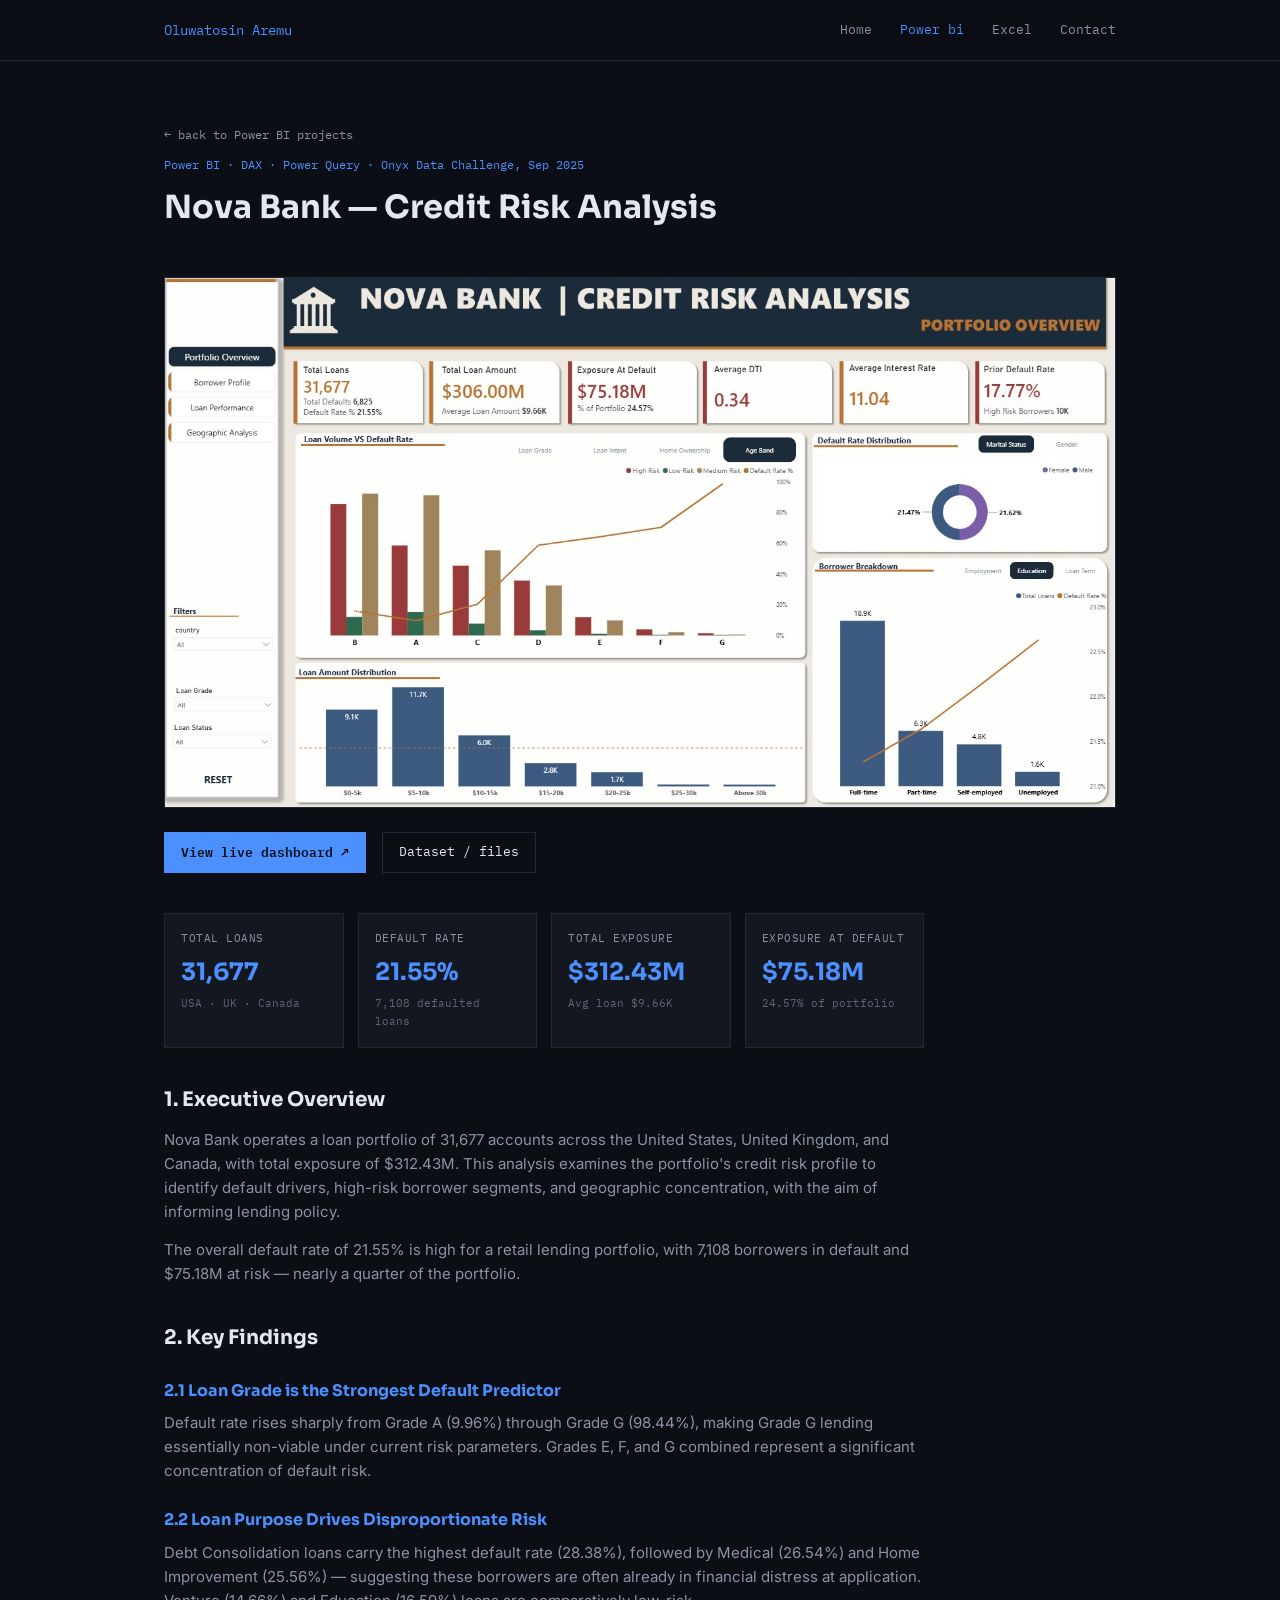
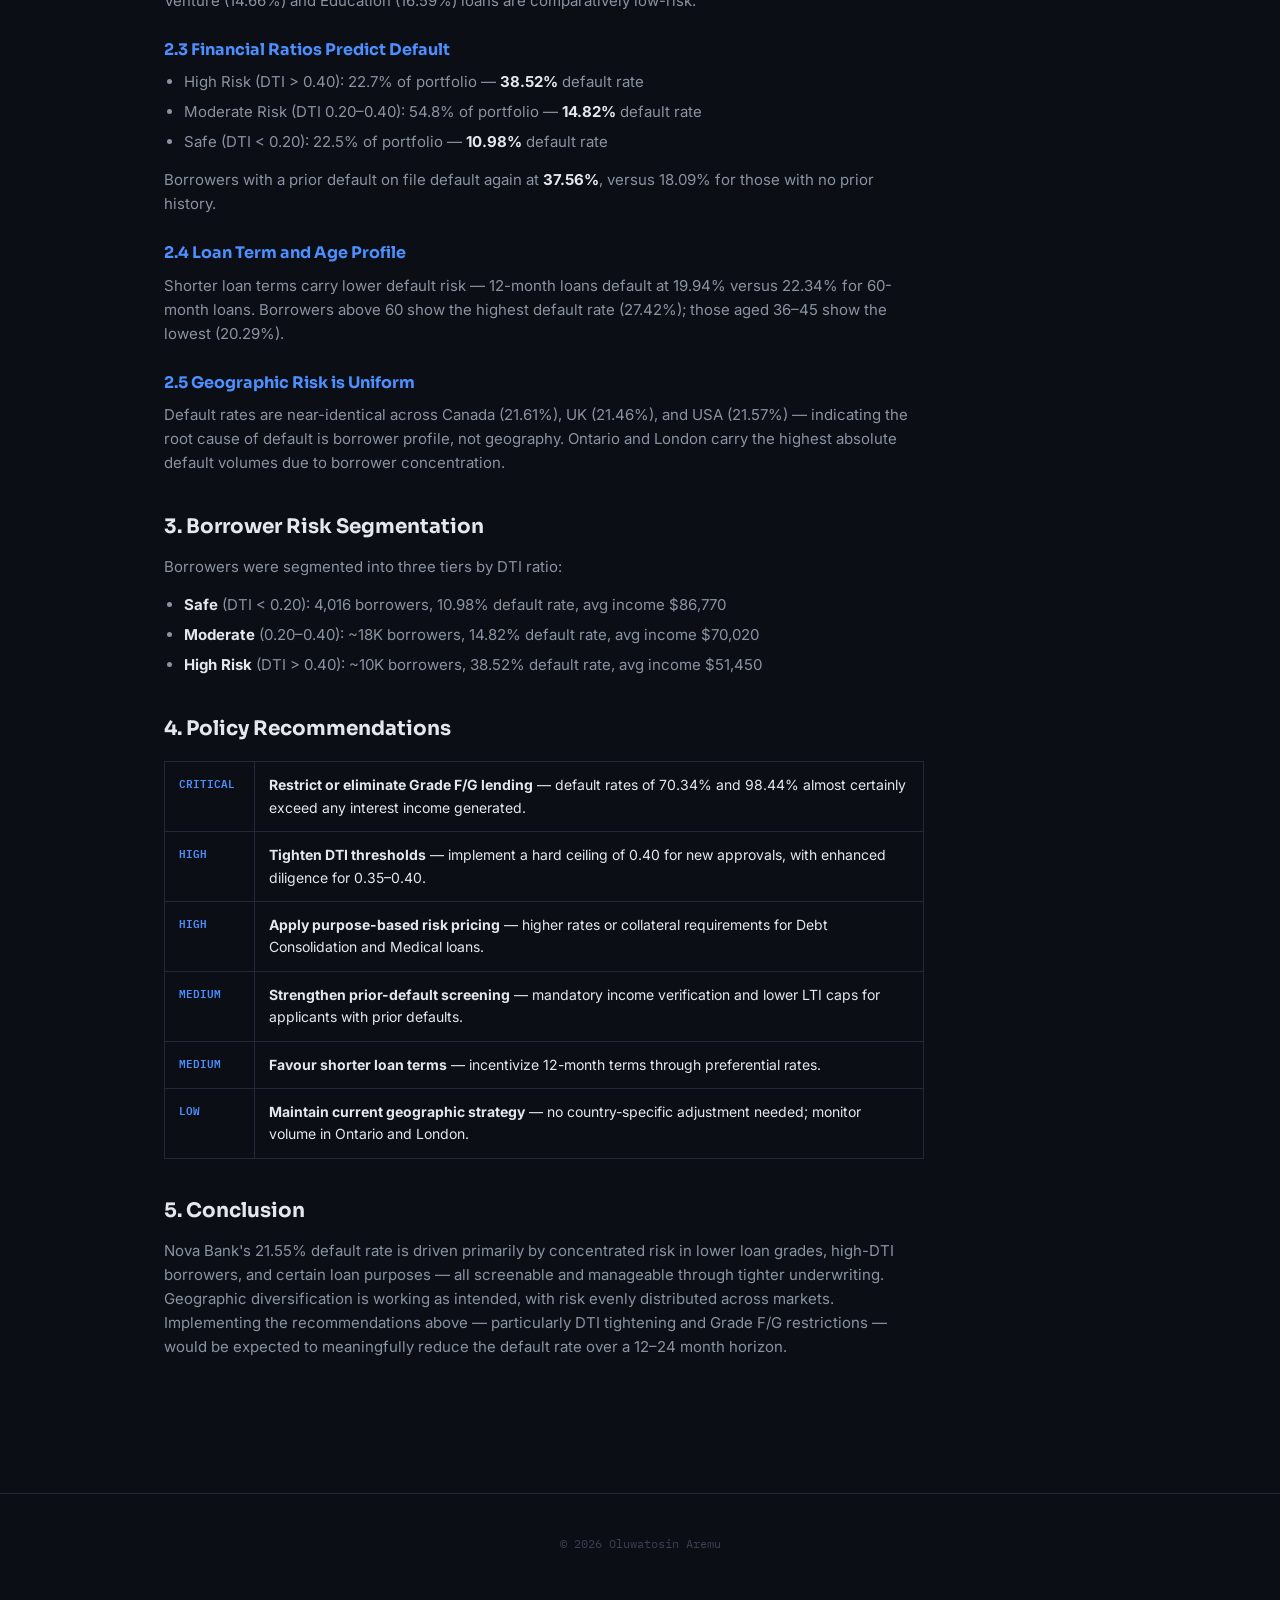
<file: projects/nova-bank.html>
<!DOCTYPE html>
<html lang="en">
<head>
<meta charset="UTF-8">
<meta name="viewport" content="width=device-width, initial-scale=1.0">
<title>Nova Bank — Credit Risk Analysis | Oluwatosin Aremu</title>
<link rel="preconnect" href="https://fonts.googleapis.com">
<link href="https://fonts.googleapis.com/css2?family=Sora:wght@400;500;600;700&family=Inter:wght@400;500;600&family=IBM+Plex+Mono:wght@400;500;600&display=swap" rel="stylesheet">
<link rel="stylesheet" href="../styles.css">
</head>
<body>

<nav>
  <div class="wrap navbar">
    <div class="brand">Oluwatosin Aremu</div>
    <div class="navlinks">
      <a href="../index.html">Home</a>
      <a href="../power-bi.html" class="active">Power bi</a>
      <a href="../excel.html">Excel</a>
      <a href="../index.html#contact">Contact</a>
    </div>
  </div>
</nav>

<div class="wrap">

  <div class="detail-header">
    <a href="../power-bi.html" style="font-family:var(--mono); font-size:12px; color:var(--paper-dim);">&larr; back to Power BI projects</a>
    <div class="stack">Power BI · DAX · Power Query · Onyx Data Challenge, Sep 2025</div>
    <h2>Nova Bank — Credit Risk Analysis</h2>
  </div>

  <img class="detail-cover" src="../images/nova-bank-cover.jpg" alt="Nova Bank credit risk dashboard screenshot">

  <div class="detail-links">
    <a class="primary" href="https://app.powerbi.com/view?r=eyJrIjoiMmY1NzIyMTUtYzQ4Mi00MTRlLThlMWMtYjYwOGM3ZmMwNTNmIiwidCI6IjI1Y2UwMjYxLWJiZDYtNDljZC1hMWUyLTU0MjYwODg2ZDE1OSJ9" target="_blank" rel="noopener">View live dashboard ↗</a>
    <a href="https://github.com/theoluwatosindamilola" target="_blank" rel="noopener">Dataset / files</a>
  </div>

  <div class="report">

    <div class="kpi-grid">
      <div class="kpi"><div class="label">Total Loans</div><div class="value">31,677</div><div class="sub">USA · UK · Canada</div></div>
      <div class="kpi"><div class="label">Default Rate</div><div class="value">21.55%</div><div class="sub">7,108 defaulted loans</div></div>
      <div class="kpi"><div class="label">Total Exposure</div><div class="value">$312.43M</div><div class="sub">Avg loan $9.66K</div></div>
      <div class="kpi"><div class="label">Exposure at Default</div><div class="value">$75.18M</div><div class="sub">24.57% of portfolio</div></div>
    </div>

    <h3>1. Executive Overview</h3>
    <p>Nova Bank operates a loan portfolio of 31,677 accounts across the United States, United Kingdom, and Canada, with total exposure of $312.43M. This analysis examines the portfolio's credit risk profile to identify default drivers, high-risk borrower segments, and geographic concentration, with the aim of informing lending policy.</p>
    <p>The overall default rate of 21.55% is high for a retail lending portfolio, with 7,108 borrowers in default and $75.18M at risk — nearly a quarter of the portfolio.</p>

    <h3>2. Key Findings</h3>

    <h4>2.1 Loan Grade is the Strongest Default Predictor</h4>
    <p>Default rate rises sharply from Grade A (9.96%) through Grade G (98.44%), making Grade G lending essentially non-viable under current risk parameters. Grades E, F, and G combined represent a significant concentration of default risk.</p>

    <h4>2.2 Loan Purpose Drives Disproportionate Risk</h4>
    <p>Debt Consolidation loans carry the highest default rate (28.38%), followed by Medical (26.54%) and Home Improvement (25.56%) — suggesting these borrowers are often already in financial distress at application. Venture (14.66%) and Education (16.59%) loans are comparatively low-risk.</p>

    <h4>2.3 Financial Ratios Predict Default</h4>
    <ul>
      <li>High Risk (DTI &gt; 0.40): 22.7% of portfolio — <strong>38.52%</strong> default rate</li>
      <li>Moderate Risk (DTI 0.20–0.40): 54.8% of portfolio — <strong>14.82%</strong> default rate</li>
      <li>Safe (DTI &lt; 0.20): 22.5% of portfolio — <strong>10.98%</strong> default rate</li>
    </ul>
    <p>Borrowers with a prior default on file default again at <strong>37.56%</strong>, versus 18.09% for those with no prior history.</p>

    <h4>2.4 Loan Term and Age Profile</h4>
    <p>Shorter loan terms carry lower default risk — 12-month loans default at 19.94% versus 22.34% for 60-month loans. Borrowers above 60 show the highest default rate (27.42%); those aged 36–45 show the lowest (20.29%).</p>

    <h4>2.5 Geographic Risk is Uniform</h4>
    <p>Default rates are near-identical across Canada (21.61%), UK (21.46%), and USA (21.57%) — indicating the root cause of default is borrower profile, not geography. Ontario and London carry the highest absolute default volumes due to borrower concentration.</p>

    <h3>3. Borrower Risk Segmentation</h3>
    <p>Borrowers were segmented into three tiers by DTI ratio:</p>
    <ul>
      <li><strong>Safe</strong> (DTI &lt; 0.20): 4,016 borrowers, 10.98% default rate, avg income $86,770</li>
      <li><strong>Moderate</strong> (0.20–0.40): ~18K borrowers, 14.82% default rate, avg income $70,020</li>
      <li><strong>High Risk</strong> (DTI &gt; 0.40): ~10K borrowers, 38.52% default rate, avg income $51,450</li>
    </ul>

    <h3>4. Policy Recommendations</h3>
    <table class="rec-table">
      <tr><td>CRITICAL</td><td><strong>Restrict or eliminate Grade F/G lending</strong> — default rates of 70.34% and 98.44% almost certainly exceed any interest income generated.</td></tr>
      <tr><td>HIGH</td><td><strong>Tighten DTI thresholds</strong> — implement a hard ceiling of 0.40 for new approvals, with enhanced diligence for 0.35–0.40.</td></tr>
      <tr><td>HIGH</td><td><strong>Apply purpose-based risk pricing</strong> — higher rates or collateral requirements for Debt Consolidation and Medical loans.</td></tr>
      <tr><td>MEDIUM</td><td><strong>Strengthen prior-default screening</strong> — mandatory income verification and lower LTI caps for applicants with prior defaults.</td></tr>
      <tr><td>MEDIUM</td><td><strong>Favour shorter loan terms</strong> — incentivize 12-month terms through preferential rates.</td></tr>
      <tr><td>LOW</td><td><strong>Maintain current geographic strategy</strong> — no country-specific adjustment needed; monitor volume in Ontario and London.</td></tr>
    </table>

    <h3>5. Conclusion</h3>
    <p>Nova Bank's 21.55% default rate is driven primarily by concentrated risk in lower loan grades, high-DTI borrowers, and certain loan purposes — all screenable and manageable through tighter underwriting. Geographic diversification is working as intended, with risk evenly distributed across markets. Implementing the recommendations above — particularly DTI tightening and Grade F/G restrictions — would be expected to meaningfully reduce the default rate over a 12–24 month horizon.</p>

  </div>

</div>

<footer>© 2026 Oluwatosin Aremu</footer>

</body>
</html>
</file>
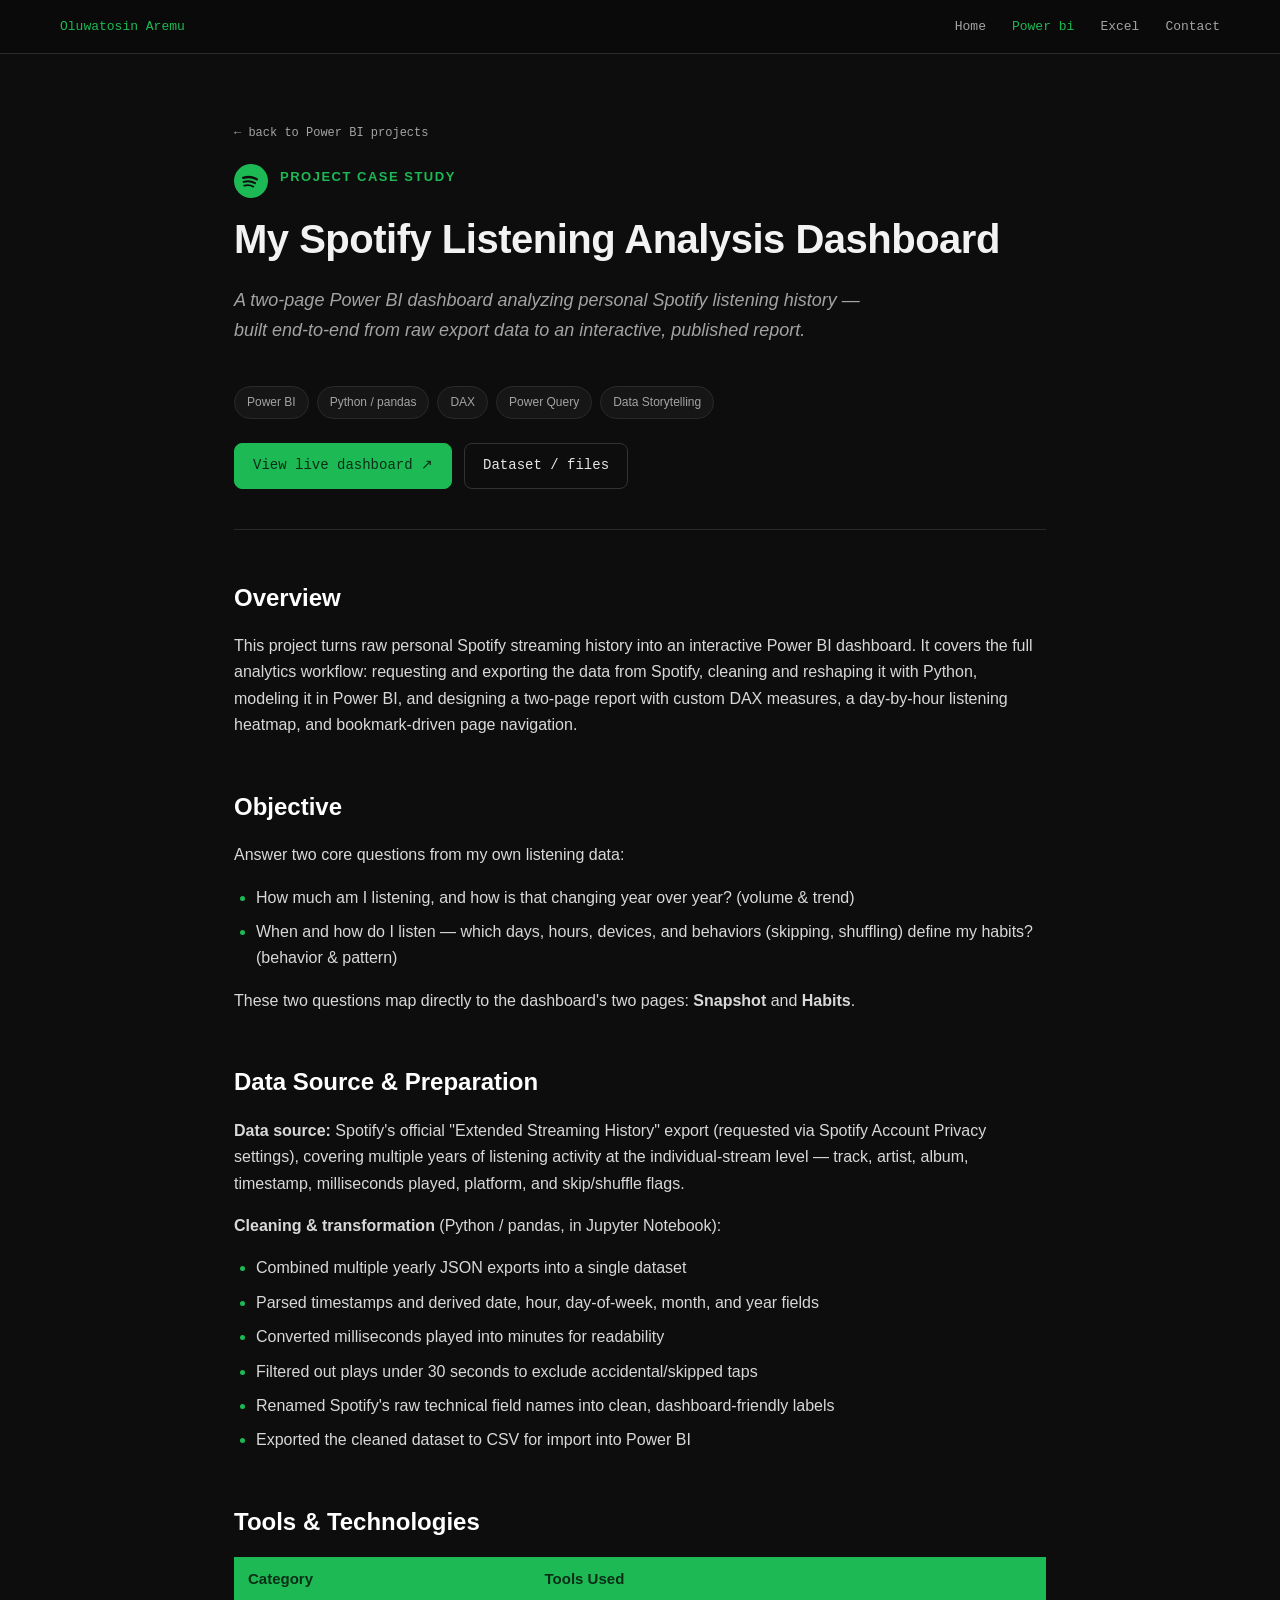
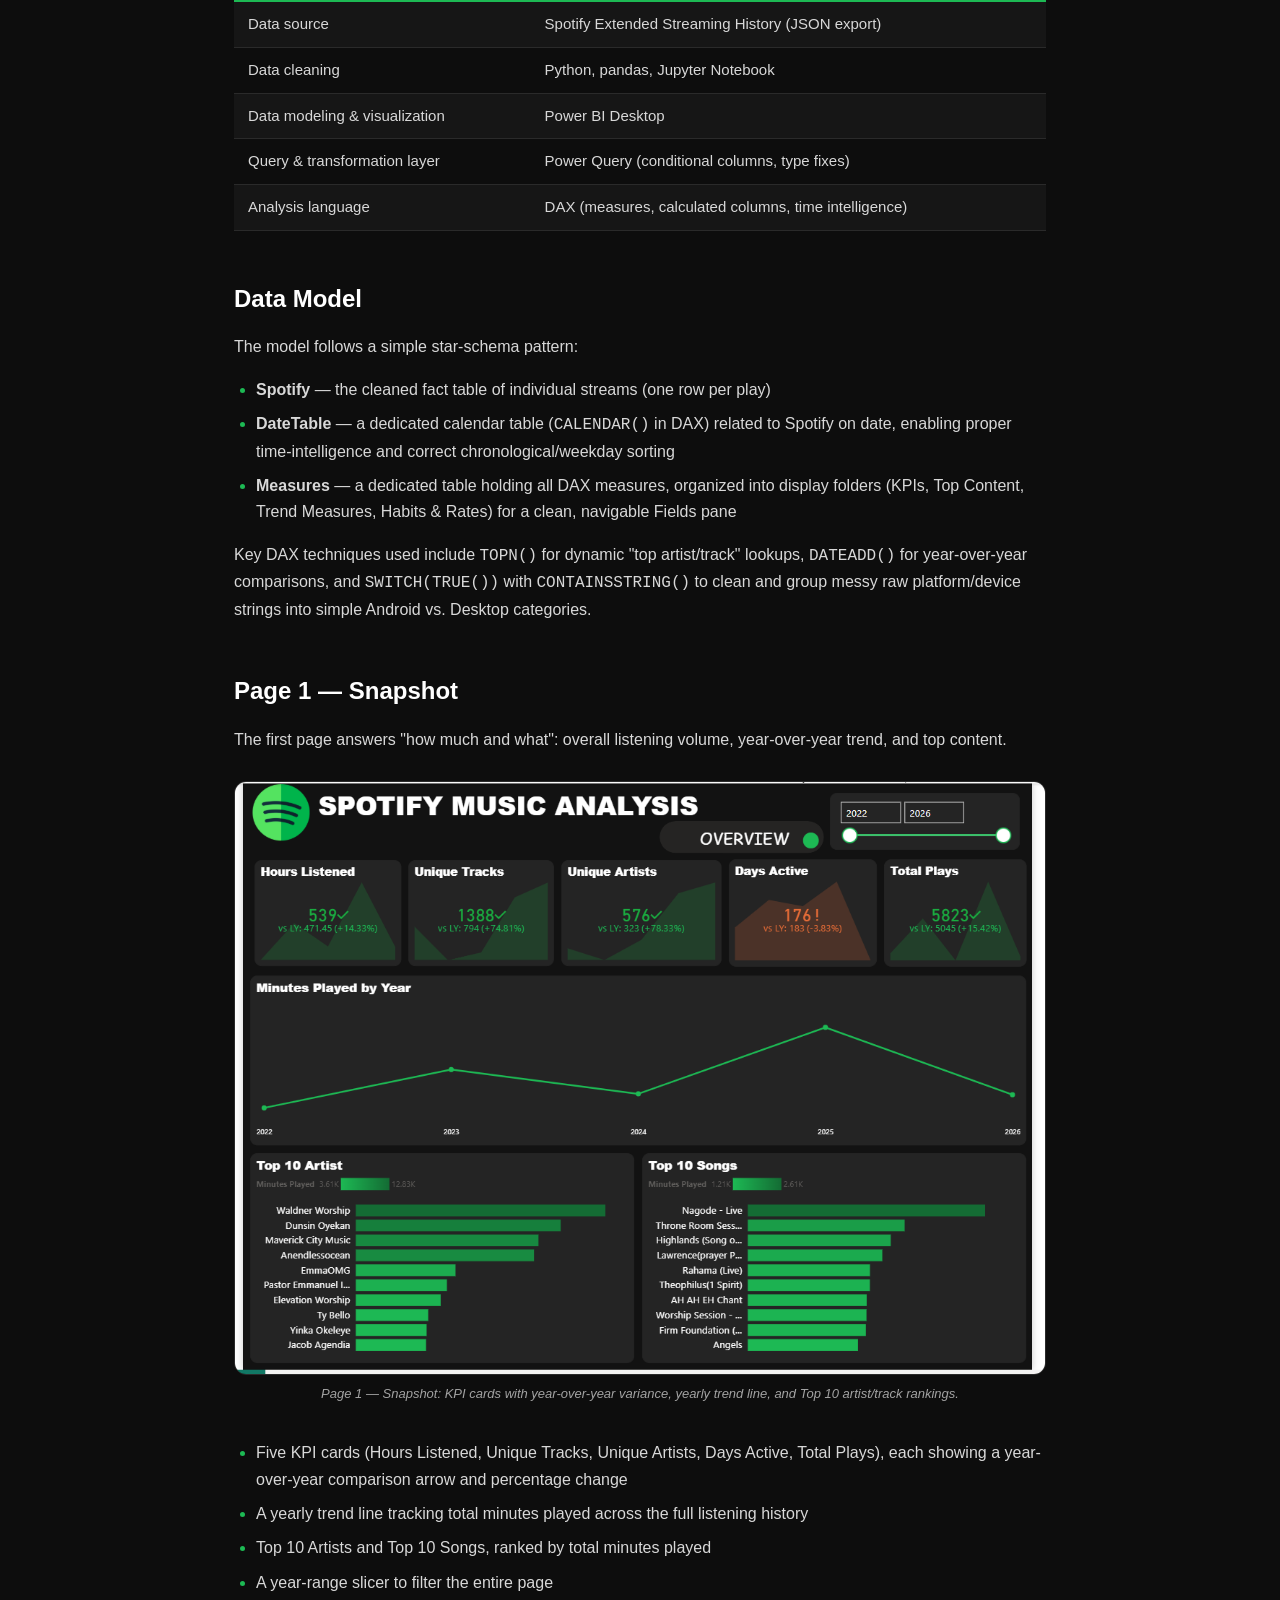
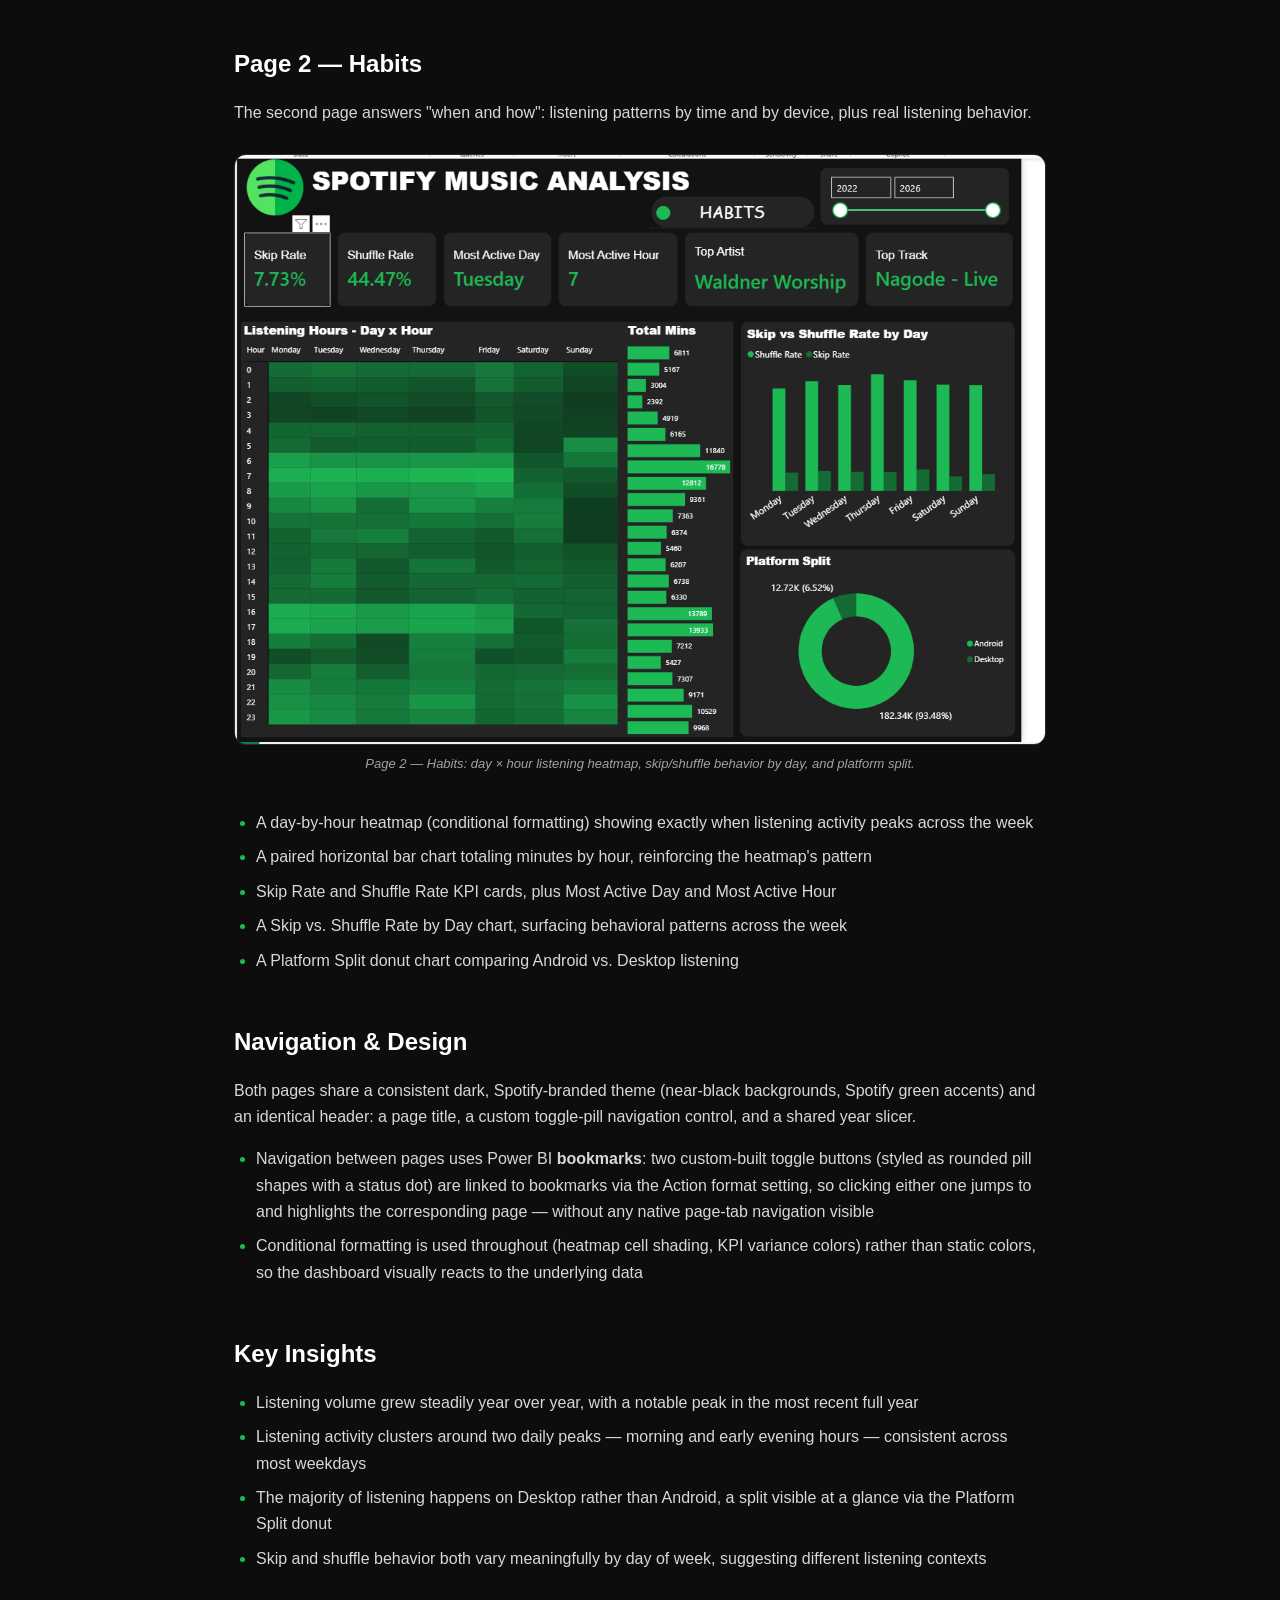
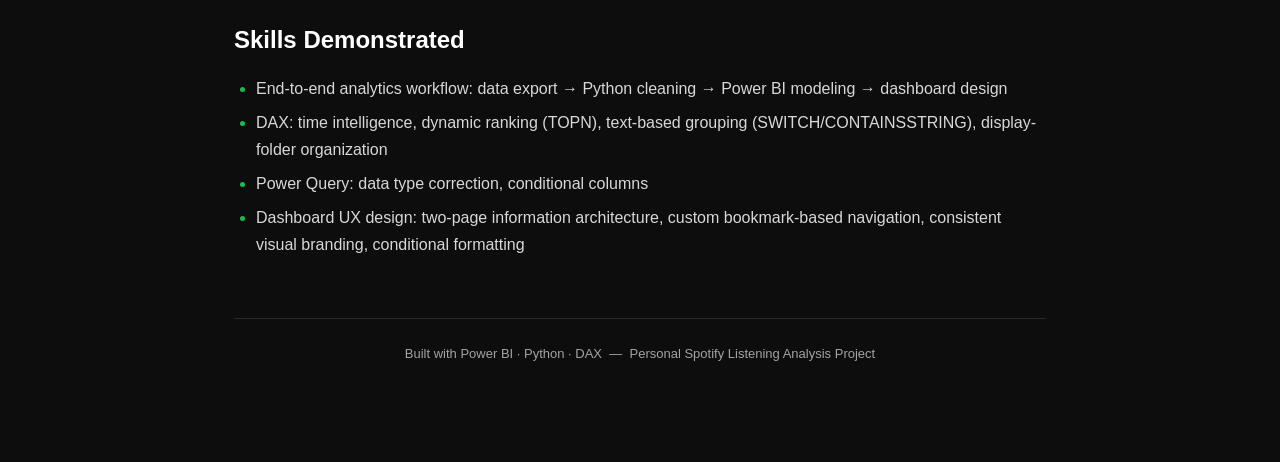
<file: projects/spotify-dashboard.html>
<!DOCTYPE html>
<html lang="en">
<head>
<meta charset="UTF-8">
<meta name="viewport" content="width=device-width, initial-scale=1.0">
<title>My Spotify Listening Analysis Dashboard — Case Study</title>
<style>
  :root {
    --bg: #0d0d0d;
    --card: #161616;
    --green: #1DB954;
    --text: #f2f2f2;
    --muted: #a3a3a3;
    --border: #2a2a2a;
  }
  * { box-sizing: border-box; }
  body {
    margin: 0;
    background: var(--bg);
    color: var(--text);
    font-family: -apple-system, BlinkMacSystemFont, 'Segoe UI', Helvetica, Arial, sans-serif;
    line-height: 1.65;
  }
  .wrap {
    max-width: 860px;
    margin: 0 auto;
    padding: 64px 24px 100px;
  }
  .eyebrow {
    color: var(--green);
    font-size: 13px;
    font-weight: 700;
    letter-spacing: 1.5px;
    text-transform: uppercase;
    margin-bottom: 10px;
  }
  h1 {
    font-size: 40px;
    margin: 0 0 14px;
    font-weight: 700;
    letter-spacing: -0.5px;
  }
  .subtitle {
    color: var(--muted);
    font-size: 18px;
    font-style: italic;
    max-width: 640px;
    margin-bottom: 40px;
  }
  hr {
    border: none;
    border-top: 1px solid var(--border);
    margin: 40px 0;
  }
  h2 {
    font-size: 24px;
    margin: 48px 0 16px;
    font-weight: 700;
    color: #fff;
  }
  p {
    color: #d8d8d8;
    font-size: 16px;
    margin: 0 0 16px;
  }
  ul {
    margin: 0 0 16px;
    padding-left: 22px;
  }
  li {
    color: #d8d8d8;
    font-size: 16px;
    margin-bottom: 8px;
  }
  li::marker { color: var(--green); }
  .figure {
    margin: 28px 0 8px;
    border-radius: 12px;
    overflow: hidden;
    border: 1px solid var(--border);
  }
  .figure img {
    width: 100%;
    display: block;
  }
  .caption {
    text-align: center;
    color: var(--muted);
    font-size: 13px;
    font-style: italic;
    margin-bottom: 36px;
  }
  table {
    width: 100%;
    border-collapse: collapse;
    margin: 8px 0 24px;
    font-size: 15px;
  }
  th {
    background: var(--green);
    color: #0b2e17;
    text-align: left;
    padding: 10px 14px;
    font-weight: 700;
  }
  td {
    padding: 10px 14px;
    border-bottom: 1px solid var(--border);
    color: #d8d8d8;
  }
  tr:nth-child(even) td {
    background: var(--card);
  }
  .badge-row {
    display: flex;
    flex-wrap: wrap;
    gap: 8px;
    margin: 16px 0 24px;
  }
  .badge {
    background: var(--card);
    border: 1px solid var(--border);
    color: var(--muted);
    font-size: 12px;
    padding: 6px 12px;
    border-radius: 999px;
  }
  .header-bar {
    display: flex;
    align-items: center;
    gap: 12px;
    margin-bottom: 8px;
  }
  footer {
    margin-top: 60px;
    padding-top: 24px;
    border-top: 1px solid var(--border);
    color: var(--muted);
    font-size: 13px;
    text-align: center;
  }
  .project-links {
    display: flex;
    gap: 12px;
    margin: 4px 0 28px;
    flex-wrap: wrap;
  }
  .btn-primary {
    display: inline-flex;
    align-items: center;
    gap: 6px;
    background: #1DB954;
    color: #0b2e17;
    text-decoration: none;
    font-family: 'IBM Plex Mono', 'Courier New', monospace;
    font-size: 14px;
    padding: 10px 18px;
    border-radius: 8px;
    border: 1px solid #1DB954;
    transition: background 0.15s ease;
  }
  .btn-primary:hover {
    background: #3DDB73;
  }
  .btn-secondary {
    display: inline-flex;
    align-items: center;
    background: transparent;
    color: #e5e5e5;
    text-decoration: none;
    font-family: 'IBM Plex Mono', 'Courier New', monospace;
    font-size: 14px;
    padding: 10px 18px;
    border-radius: 8px;
    border: 1px solid #333333;
    transition: border-color 0.15s ease, color 0.15s ease;
  }
  .btn-secondary:hover {
    border-color: #666666;
    color: #ffffff;
  }

  /* --- site nav, styled to match this page's own theme --- */
  .top-nav {
    background: #0a0a0a;
    padding: 16px 60px;
    display: flex;
    justify-content: space-between;
    align-items: center;
    border-bottom: 1px solid var(--border);
  }
  .top-nav .brand {
    font-family: 'IBM Plex Mono', 'Courier New', monospace;
    font-size: 13px;
    color: var(--green);
  }
  .top-nav .links {
    display: flex;
    gap: 26px;
    font-family: 'IBM Plex Mono', 'Courier New', monospace;
    font-size: 13px;
  }
  .top-nav .links a {
    color: var(--muted);
    text-decoration: none;
  }
  .top-nav .links a:hover,
  .top-nav .links a.active {
    color: var(--green);
  }
  @media (max-width: 700px) {
    .top-nav { flex-direction: column; gap: 12px; padding: 16px 20px; text-align: center; }
    .top-nav .links { gap: 16px; flex-wrap: wrap; justify-content: center; }
  }

  /* --- Spotify-style logo mark --- */
  .spotify-logo {
    width: 34px;
    height: 34px;
    flex-shrink: 0;
  }
  .back-link {
    display: inline-block;
    color: var(--muted);
    font-family: 'IBM Plex Mono', 'Courier New', monospace;
    font-size: 12px;
    text-decoration: none;
    margin-bottom: 20px;
  }
  .back-link:hover { color: var(--green); }
</style>
</head>
<body>

<div class="top-nav">
  <div class="brand">Oluwatosin Aremu</div>
  <div class="links">
    <a href="../index.html">Home</a>
    <a href="../power-bi.html" class="active">Power bi</a>
    <a href="../excel.html">Excel</a>
    <a href="../index.html#contact">Contact</a>
  </div>
</div>

<div class="wrap">

  <a href="../power-bi.html" class="back-link">&larr; back to Power BI projects</a>

  <div class="header-bar">
    <svg class="spotify-logo" viewBox="0 0 24 24" fill="none" xmlns="http://www.w3.org/2000/svg">
      <circle cx="12" cy="12" r="12" fill="#1DB954"/>
      <path d="M6.5 9.8c3.2-1 6.8-.7 9.6 1" stroke="#0d0d0d" stroke-width="1.6" stroke-linecap="round"/>
      <path d="M6.8 12.6c2.7-.8 5.7-.5 8 .9" stroke="#0d0d0d" stroke-width="1.4" stroke-linecap="round"/>
      <path d="M7.2 15.3c2.2-.6 4.6-.4 6.5.7" stroke="#0d0d0d" stroke-width="1.2" stroke-linecap="round"/>
    </svg>
    <span class="eyebrow">Project Case Study</span>
  </div>
  <h1>My Spotify Listening Analysis Dashboard</h1>
  <p class="subtitle">A two-page Power BI dashboard analyzing personal Spotify listening history — built end-to-end from raw export data to an interactive, published report.</p>

  <div class="badge-row">
    <span class="badge">Power BI</span>
    <span class="badge">Python / pandas</span>
    <span class="badge">DAX</span>
    <span class="badge">Power Query</span>
    <span class="badge">Data Storytelling</span>
  </div>

  <div class="project-links">
    <a href="https://app.powerbi.com/view?r=eyJrIjoiZWU2MGExNTgtNzVjMC00NjYzLTkxNWUtNzQ3YzFiM2NmNzkyIiwidCI6IjI1Y2UwMjYxLWJiZDYtNDljZC1hMWUyLTU0MjYwODg2ZDE1OSJ9" class="btn-primary" target="_blank" rel="noopener">View live dashboard ↗</a>
    <a href="YOUR_GITHUB_REPO_OR_FILES_LINK_HERE" class="btn-secondary" target="_blank" rel="noopener">Dataset / files</a>
  </div>

  <hr>


  <h2>Overview</h2>
  <p>This project turns raw personal Spotify streaming history into an interactive Power BI dashboard. It covers the full analytics workflow: requesting and exporting the data from Spotify, cleaning and reshaping it with Python, modeling it in Power BI, and designing a two-page report with custom DAX measures, a day-by-hour listening heatmap, and bookmark-driven page navigation.</p>

  <h2>Objective</h2>
  <p>Answer two core questions from my own listening data:</p>
  <ul>
    <li>How much am I listening, and how is that changing year over year? (volume &amp; trend)</li>
    <li>When and how do I listen — which days, hours, devices, and behaviors (skipping, shuffling) define my habits? (behavior &amp; pattern)</li>
  </ul>
  <p>These two questions map directly to the dashboard's two pages: <strong>Snapshot</strong> and <strong>Habits</strong>.</p>

  <h2>Data Source &amp; Preparation</h2>
  <p><strong>Data source:</strong> Spotify's official "Extended Streaming History" export (requested via Spotify Account Privacy settings), covering multiple years of listening activity at the individual-stream level — track, artist, album, timestamp, milliseconds played, platform, and skip/shuffle flags.</p>
  <p><strong>Cleaning &amp; transformation</strong> (Python / pandas, in Jupyter Notebook):</p>
  <ul>
    <li>Combined multiple yearly JSON exports into a single dataset</li>
    <li>Parsed timestamps and derived date, hour, day-of-week, month, and year fields</li>
    <li>Converted milliseconds played into minutes for readability</li>
    <li>Filtered out plays under 30 seconds to exclude accidental/skipped taps</li>
    <li>Renamed Spotify's raw technical field names into clean, dashboard-friendly labels</li>
    <li>Exported the cleaned dataset to CSV for import into Power BI</li>
  </ul>

  <h2>Tools &amp; Technologies</h2>
  <table>
    <tr><th>Category</th><th>Tools Used</th></tr>
    <tr><td>Data source</td><td>Spotify Extended Streaming History (JSON export)</td></tr>
    <tr><td>Data cleaning</td><td>Python, pandas, Jupyter Notebook</td></tr>
    <tr><td>Data modeling &amp; visualization</td><td>Power BI Desktop</td></tr>
    <tr><td>Query &amp; transformation layer</td><td>Power Query (conditional columns, type fixes)</td></tr>
    <tr><td>Analysis language</td><td>DAX (measures, calculated columns, time intelligence)</td></tr>
  </table>

  <h2>Data Model</h2>
  <p>The model follows a simple star-schema pattern:</p>
  <ul>
    <li><strong>Spotify</strong> — the cleaned fact table of individual streams (one row per play)</li>
    <li><strong>DateTable</strong> — a dedicated calendar table (<code>CALENDAR()</code> in DAX) related to Spotify on date, enabling proper time-intelligence and correct chronological/weekday sorting</li>
    <li><strong>Measures</strong> — a dedicated table holding all DAX measures, organized into display folders (KPIs, Top Content, Trend Measures, Habits &amp; Rates) for a clean, navigable Fields pane</li>
  </ul>
  <p>Key DAX techniques used include <code>TOPN()</code> for dynamic "top artist/track" lookups, <code>DATEADD()</code> for year-over-year comparisons, and <code>SWITCH(TRUE())</code> with <code>CONTAINSSTRING()</code> to clean and group messy raw platform/device strings into simple Android vs. Desktop categories.</p>

  <h2>Page 1 — Snapshot</h2>
  <p>The first page answers "how much and what": overall listening volume, year-over-year trend, and top content.</p>
  <div class="figure"><img src="[data-uri]" alt="Page 1 Snapshot dashboard"></div>
  <div class="caption">Page 1 — Snapshot: KPI cards with year-over-year variance, yearly trend line, and Top 10 artist/track rankings.</div>
  <ul>
    <li>Five KPI cards (Hours Listened, Unique Tracks, Unique Artists, Days Active, Total Plays), each showing a year-over-year comparison arrow and percentage change</li>
    <li>A yearly trend line tracking total minutes played across the full listening history</li>
    <li>Top 10 Artists and Top 10 Songs, ranked by total minutes played</li>
    <li>A year-range slicer to filter the entire page</li>
  </ul>

  <h2>Page 2 — Habits</h2>
  <p>The second page answers "when and how": listening patterns by time and by device, plus real listening behavior.</p>
  <div class="figure"><img src="[data-uri]" alt="Page 2 Habits dashboard"></div>
  <div class="caption">Page 2 — Habits: day × hour listening heatmap, skip/shuffle behavior by day, and platform split.</div>
  <ul>
    <li>A day-by-hour heatmap (conditional formatting) showing exactly when listening activity peaks across the week</li>
    <li>A paired horizontal bar chart totaling minutes by hour, reinforcing the heatmap's pattern</li>
    <li>Skip Rate and Shuffle Rate KPI cards, plus Most Active Day and Most Active Hour</li>
    <li>A Skip vs. Shuffle Rate by Day chart, surfacing behavioral patterns across the week</li>
    <li>A Platform Split donut chart comparing Android vs. Desktop listening</li>
  </ul>

  <h2>Navigation &amp; Design</h2>
  <p>Both pages share a consistent dark, Spotify-branded theme (near-black backgrounds, Spotify green accents) and an identical header: a page title, a custom toggle-pill navigation control, and a shared year slicer.</p>
  <ul>
    <li>Navigation between pages uses Power BI <strong>bookmarks</strong>: two custom-built toggle buttons (styled as rounded pill shapes with a status dot) are linked to bookmarks via the Action format setting, so clicking either one jumps to and highlights the corresponding page — without any native page-tab navigation visible</li>
    <li>Conditional formatting is used throughout (heatmap cell shading, KPI variance colors) rather than static colors, so the dashboard visually reacts to the underlying data</li>
  </ul>

  <h2>Key Insights</h2>
  <ul>
    <li>Listening volume grew steadily year over year, with a notable peak in the most recent full year</li>
    <li>Listening activity clusters around two daily peaks — morning and early evening hours — consistent across most weekdays</li>
    <li>The majority of listening happens on Desktop rather than Android, a split visible at a glance via the Platform Split donut</li>
    <li>Skip and shuffle behavior both vary meaningfully by day of week, suggesting different listening contexts</li>
  </ul>

  <h2>Skills Demonstrated</h2>
  <ul>
    <li>End-to-end analytics workflow: data export → Python cleaning → Power BI modeling → dashboard design</li>
    <li>DAX: time intelligence, dynamic ranking (TOPN), text-based grouping (SWITCH/CONTAINSSTRING), display-folder organization</li>
    <li>Power Query: data type correction, conditional columns</li>
    <li>Dashboard UX design: two-page information architecture, custom bookmark-based navigation, consistent visual branding, conditional formatting</li>
  </ul>

  <footer>Built with Power BI · Python · DAX &nbsp;—&nbsp; Personal Spotify Listening Analysis Project</footer>

</div>
</body>
</html>
</file>
<file: styles.css>
:root{
  --ink:#0b0e14;
  --ink-soft:#131720;
  --paper:#e4e7ec;
  --paper-dim:#8a93a3;
  --accent:#4c8fff;
  --accent-soft:#82aeff;
  --line:#232838;
  --mono:'IBM Plex Mono', monospace;
  --disp:'Sora', sans-serif;
  --body:'Inter', sans-serif;
}
*{box-sizing:border-box; margin:0; padding:0;}
html{scroll-behavior:smooth;}
body{
  background:var(--ink);
  color:var(--paper);
  font-family:var(--body);
  line-height:1.6;
  -webkit-font-smoothing:antialiased;
}
a{color:inherit; text-decoration:none;}
img{max-width:100%; display:block;}
::selection{background:var(--accent); color:var(--ink);}

.wrap{max-width:1000px; margin:0 auto; padding:0 24px;}

/* ---- nav ---- */
nav{
  position:sticky; top:0; z-index:10;
  background:rgba(11,14,20,0.92);
  backdrop-filter:blur(6px);
  border-bottom:1px solid var(--line);
}
.navbar{display:flex; justify-content:space-between; align-items:center; height:60px;}
.brand{font-family:var(--mono); font-size:14px; color:var(--accent);}
.navlinks{display:flex; gap:28px; font-family:var(--mono); font-size:13px;}
.navlinks a{color:var(--paper-dim); transition:color .15s;}
.navlinks a:hover, .navlinks a.active{color:var(--accent);}

/* ---- hero (home page) ---- */
.hero{
  display:flex; align-items:center; gap:48px;
  padding:80px 0 60px;
  flex-wrap:wrap;
}
.hero-photo{
  width:180px; height:180px; border-radius:50%;
  object-fit:cover; border:2px solid var(--accent);
  flex-shrink:0;
}
h1{font-family:var(--disp); font-size:clamp(30px,5vw,46px); font-weight:700; letter-spacing:-0.01em;}
.role{font-family:var(--mono); color:var(--accent); font-size:15px; margin-top:8px;}
.bio{max-width:520px; margin-top:16px; color:var(--paper-dim); font-size:15.5px;}
.hero-links{display:flex; gap:16px; margin-top:22px; font-family:var(--mono); font-size:13px; flex-wrap:wrap;}
.hero-links a{border:1px solid var(--line); padding:9px 16px; transition:.15s;}
.hero-links a:hover{border-color:var(--accent); color:var(--accent);}
.hero-links a.primary{background:var(--accent); color:var(--ink); border-color:var(--accent); font-weight:600;}
.hero-links a.primary:hover{background:var(--accent-soft); border-color:var(--accent-soft); color:var(--ink);}

/* ---- tool page grid ---- */
.page-header{padding:60px 0 10px;}
.page-header h2{font-family:var(--disp); font-size:30px; font-weight:700;}
.page-header p{color:var(--paper-dim); margin-top:8px; max-width:520px;}

.card-grid{
  display:grid; grid-template-columns:repeat(auto-fit, minmax(260px,1fr));
  gap:24px; padding:40px 0 80px;
}
.card{
  background:var(--ink-soft); border:1px solid var(--line);
  overflow:hidden; transition:border-color .15s, transform .15s;
  display:block;
}
.card:hover{border-color:var(--accent); transform:translateY(-2px);}
.card-cover{
  width:100%; aspect-ratio:16/10; object-fit:cover;
  background:linear-gradient(135deg, var(--ink-soft), var(--line));
}
.card-body{padding:18px 20px;}
.card-body h3{font-family:var(--disp); font-size:17px; font-weight:600;}
.card-body .stack{font-family:var(--mono); font-size:11px; color:var(--accent); margin-top:6px;}
.card-body p{font-size:13.5px; color:var(--paper-dim); margin-top:10px;}

/* ---- project detail page ---- */
.detail-header{padding:60px 0 20px;}
.detail-header .stack{font-family:var(--mono); font-size:12px; color:var(--accent); margin-top:8px;}
.detail-header h2{font-family:var(--disp); font-size:32px; font-weight:700; margin-top:8px;}
.detail-cover{width:100%; border:1px solid var(--line); margin:24px 0;}
.detail-links{display:flex; gap:16px; margin:20px 0 40px; font-family:var(--mono); font-size:13px; flex-wrap:wrap;}
.detail-links a{border:1px solid var(--line); padding:9px 16px;}
.detail-links a.primary{background:var(--accent); color:var(--ink); border-color:var(--accent); font-weight:600;}
.detail-links a:hover{border-color:var(--accent); color:var(--accent);}
.detail-links a.primary:hover{background:var(--accent-soft); color:var(--ink);}

.report{max-width:760px; padding-bottom:80px;}
.report h3{font-family:var(--disp); font-size:20px; margin:36px 0 12px;}
.report h4{font-family:var(--disp); font-size:16px; margin:24px 0 8px; color:var(--accent);}
.report p{color:var(--paper-dim); font-size:15px; margin-bottom:14px;}
.report ul{margin:0 0 14px 20px; color:var(--paper-dim); font-size:15px;}
.report li{margin-bottom:6px;}
.report strong{color:var(--paper);}

.kpi-grid{display:grid; grid-template-columns:repeat(auto-fit,minmax(150px,1fr)); gap:14px; margin:20px 0 30px;}
.kpi{border:1px solid var(--line); padding:16px; background:var(--ink-soft);}
.kpi .label{font-family:var(--mono); font-size:10.5px; color:var(--paper-dim); text-transform:uppercase; letter-spacing:.05em;}
.kpi .value{font-family:var(--disp); font-size:24px; font-weight:700; color:var(--accent); margin-top:6px;}
.kpi .sub{font-family:var(--mono); font-size:11px; color:#5c6577; margin-top:4px;}

.rec-table{width:100%; border-collapse:collapse; margin:16px 0 30px;}
.rec-table td{border:1px solid var(--line); padding:12px 14px; font-size:14px; vertical-align:top;}
.rec-table td:first-child{font-family:var(--mono); font-size:11px; font-weight:600; color:var(--accent); white-space:nowrap; width:90px;}

footer{text-align:center; padding:40px 24px 60px; font-family:var(--mono); font-size:12px; color:#3a4051; border-top:1px solid var(--line); margin-top:40px;}

@media (max-width:600px){
  .hero{flex-direction:column; text-align:center; padding-top:50px;}
  .navlinks{gap:16px;}
}
</file>
